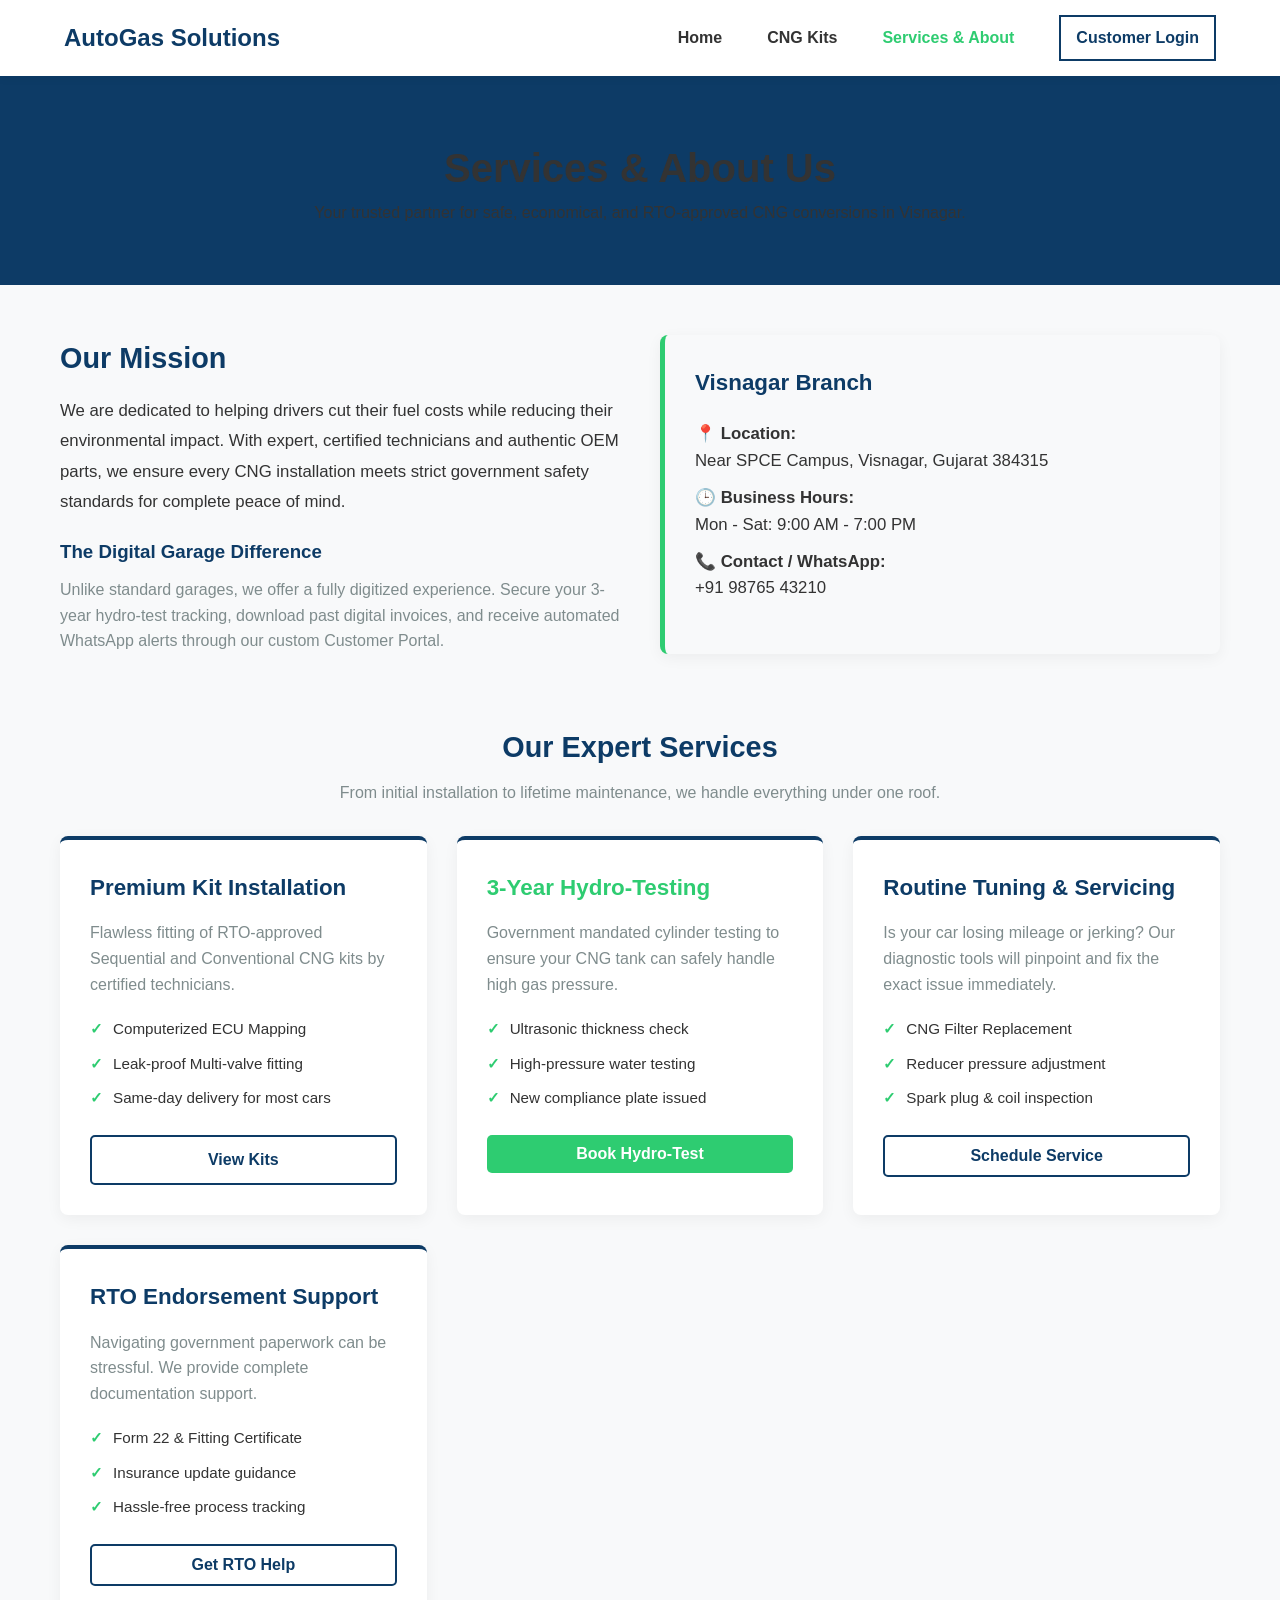
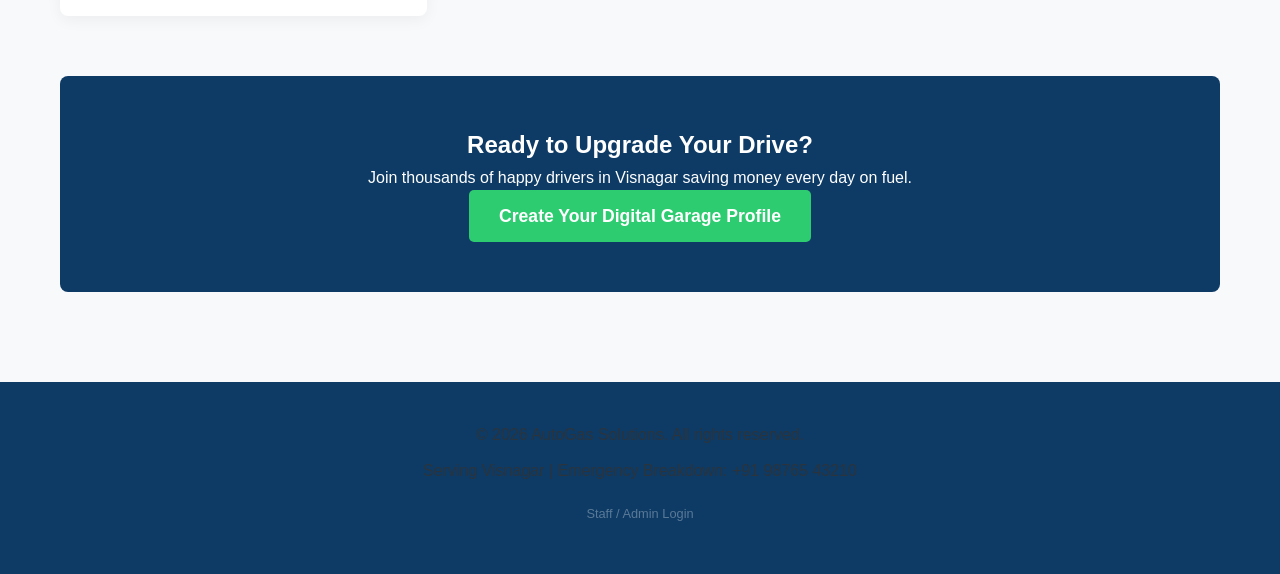
<file: about.html>
<!DOCTYPE html>
<html lang="en">
<head>
    <meta charset="UTF-8">
    <meta name="viewport" content="width=device-width, initial-scale=1.0">
    <title>Services & About Us | AutoGas Solutions</title>
    
    <!-- Link to your CSS files -->
    <link rel="stylesheet" href="css/global.css">
    <link rel="stylesheet" href="css/storefront.css">

    <style>
        .services-grid {
            display: grid;
            grid-template-columns: repeat(auto-fit, minmax(300px, 1fr));
            gap: 30px;
            margin-top: 20px;
        }

        .service-card {
            background: white;
            border-radius: 8px;
            padding: 30px;
            box-shadow: 0 4px 15px rgba(0,0,0,0.05);
            border-top: 4px solid var(--primary-blue);
            transition: transform 0.3s ease;
        }

        .service-card:hover {
            transform: translateY(-5px);
            box-shadow: 0 8px 25px rgba(0,0,0,0.1);
        }

        .service-card h3 {
            color: var(--primary-blue);
            font-size: 1.4rem;
            margin-bottom: 15px;
        }

        .service-card p {
            color: var(--text-muted);
            line-height: 1.6;
            margin-bottom: 20px;
        }

        .service-card ul {
            list-style: none;
            padding: 0;
            margin-bottom: 25px;
        }

        .service-card ul li {
            margin-bottom: 10px;
            color: var(--text-dark);
            font-size: 0.95rem;
            display: flex;
            align-items: center;
            gap: 10px;
        }

        .service-card ul li::before {
            content: "✓";
            color: var(--eco-green);
            font-weight: bold;
        }

        .info-panel {
            background: var(--bg-light); 
            padding: 30px; 
            border-radius: 8px; 
            border-left: 5px solid var(--eco-green); 
            box-shadow: 0 4px 15px rgba(0,0,0,0.05);
            height: 100%;
        }

        .cta-section {
            background-color: var(--primary-blue);
            color: white;
            text-align: center;
            padding: 50px 20px;
            margin-top: 60px;
            border-radius: 8px;
        }
    </style>
</head>
<body>

    <!-- Navigation Bar -->
    <header class="navbar">
        <div class="logo">
            <a href="index.html" style="text-decoration: none; color: inherit;">
                <h2>AutoGas Solutions</h2>
            </a>
        </div>
        <nav class="nav-links">
            <a href="index.html">Home</a>
            <a href="kits.html">CNG Kits</a>
            <a href="services.html" class="active">Services & About</a>
            <a href="customer-portal/login.html" class="login-btn">Customer Login</a>
        </nav>
    </header>

    <!-- Page Header -->
    <section class="page-header">
        <div class="container">
            <h1>Services & About Us</h1>
            <p>Your trusted partner for safe, economical, and RTO-approved CNG conversions in Visnagar.</p>
        </div>
    </section>

    <!-- About & Location Section (Top Half) -->
    <section class="container" style="padding: 50px 20px;">
        <div style="display: grid; grid-template-columns: repeat(auto-fit, minmax(300px, 1fr)); gap: 40px; align-items: stretch;">
            
            <!-- Mission & Details -->
            <div>
                <h2 style="color: var(--primary-blue); margin-bottom: 15px; font-size: 1.8rem;">Our Mission</h2>
                <p style="color: var(--text-dark); font-size: 1.05rem; margin-bottom: 20px; line-height: 1.8;">
                    We are dedicated to helping drivers cut their fuel costs while reducing their environmental impact. With expert, certified technicians and authentic OEM parts, we ensure every CNG installation meets strict government safety standards for complete peace of mind.
                </p>
                <h3 style="color: var(--primary-blue); margin-bottom: 10px;">The Digital Garage Difference</h3>
                <p style="color: var(--text-muted); line-height: 1.6;">
                    Unlike standard garages, we offer a fully digitized experience. Secure your 3-year hydro-test tracking, download past digital invoices, and receive automated WhatsApp alerts through our custom Customer Portal.
                </p>
            </div>

            <!-- Contact & Location Box -->
            <div class="info-panel">
                <h3 style="margin-top: 0; margin-bottom: 20px; color: var(--primary-blue); font-size: 1.4rem;">Visnagar Branch</h3>
                <p style="margin-bottom: 10px; font-size: 1.05rem;">
                    <strong style="color: var(--text-dark);">📍 Location:</strong><br> 
                    Near SPCE Campus, Visnagar, Gujarat 384315
                </p>
                <p style="margin-bottom: 10px; font-size: 1.05rem;">
                    <strong style="color: var(--text-dark);">🕒 Business Hours:</strong><br> 
                    Mon - Sat: 9:00 AM - 7:00 PM
                </p>
                <p style="margin-bottom: 10px; font-size: 1.05rem;">
                    <strong style="color: var(--text-dark);">📞 Contact / WhatsApp:</strong><br> 
                    +91 98765 43210
                </p>
            </div>

        </div>
    </section>

    <!-- Services Section (Bottom Half) -->
    <section class="container" style="padding: 20px 20px 50px;">
        <h2 style="color: var(--primary-blue); margin-bottom: 10px; font-size: 1.8rem; text-align: center;">Our Expert Services</h2>
        <p style="text-align: center; color: var(--text-muted); margin-bottom: 30px;">From initial installation to lifetime maintenance, we handle everything under one roof.</p>
        
        <div class="services-grid">
            
            <!-- Service 1: Installation -->
            <div class="service-card">
                <h3>Premium Kit Installation</h3>
                <p>Flawless fitting of RTO-approved Sequential and Conventional CNG kits by certified technicians.</p>
                <ul>
                    <li>Computerized ECU Mapping</li>
                    <li>Leak-proof Multi-valve fitting</li>
                    <li>Same-day delivery for most cars</li>
                </ul>
                <a href="kits.html" class="btn btn-outline" style="width: 100%; text-align: center; display: block; box-sizing: border-box;">View Kits</a>
            </div>

            <!-- Service 2: Hydro Testing -->
            <div class="service-card">
                <h3 style="color: var(--eco-green);">3-Year Hydro-Testing</h3>
                <p>Government mandated cylinder testing to ensure your CNG tank can safely handle high gas pressure.</p>
                <ul>
                    <li>Ultrasonic thickness check</li>
                    <li>High-pressure water testing</li>
                    <li>New compliance plate issued</li>
                </ul>
                <button class="btn btn-primary" style="width: 100%;" onclick="alert('Please call +91 98765 43210 to book a Hydro-Test.')">Book Hydro-Test</button>
            </div>

            <!-- Service 3: Routine Maintenance -->
            <div class="service-card">
                <h3>Routine Tuning & Servicing</h3>
                <p>Is your car losing mileage or jerking? Our diagnostic tools will pinpoint and fix the exact issue immediately.</p>
                <ul>
                    <li>CNG Filter Replacement</li>
                    <li>Reducer pressure adjustment</li>
                    <li>Spark plug & coil inspection</li>
                </ul>
                <button class="btn btn-outline" style="width: 100%;" onclick="alert('Call +91 98765 43210 to schedule a diagnostic check-up.')">Schedule Service</button>
            </div>

            <!-- Service 4: RTO Documentation -->
            <div class="service-card">
                <h3>RTO Endorsement Support</h3>
                <p>Navigating government paperwork can be stressful. We provide complete documentation support.</p>
                <ul>
                    <li>Form 22 & Fitting Certificate</li>
                    <li>Insurance update guidance</li>
                    <li>Hassle-free process tracking</li>
                </ul>
                <button class="btn btn-outline" style="width: 100%;" onclick="alert('Contact our Visnagar office for RTO documentation help.')">Get RTO Help</button>
            </div>

        </div>

        <!-- Call to Action -->
        <div class="cta-section">
            <h2 style="color: white;">Ready to Upgrade Your Drive?</h2>
            <p style="color: white;">Join thousands of happy drivers in Visnagar saving money every day on fuel.</p>
            <a href="customer-portal/login.html" class="btn" style="background-color: var(--eco-green); color: white; border: none; font-size: 1.1rem; padding: 12px 30px;">Create Your Digital Garage Profile</a>
        </div>
    </section>

    <!-- Footer -->
    <footer class="site-footer">
        <div class="container">
            <p>&copy; 2026 AutoGas Solutions. All rights reserved.</p>
            <p>Serving Visnagar | Emergency Breakdown: +91 98765 43210</p>
            
            <p style="margin-top: 20px; font-size: 0.8rem;">
                <a href="admin-portal/login.html" style="color: rgba(255, 255, 255, 0.4); text-decoration: none;">Staff / Admin Login</a>
            </p>
        </div>
    </footer>

</body>
</html>
</file>
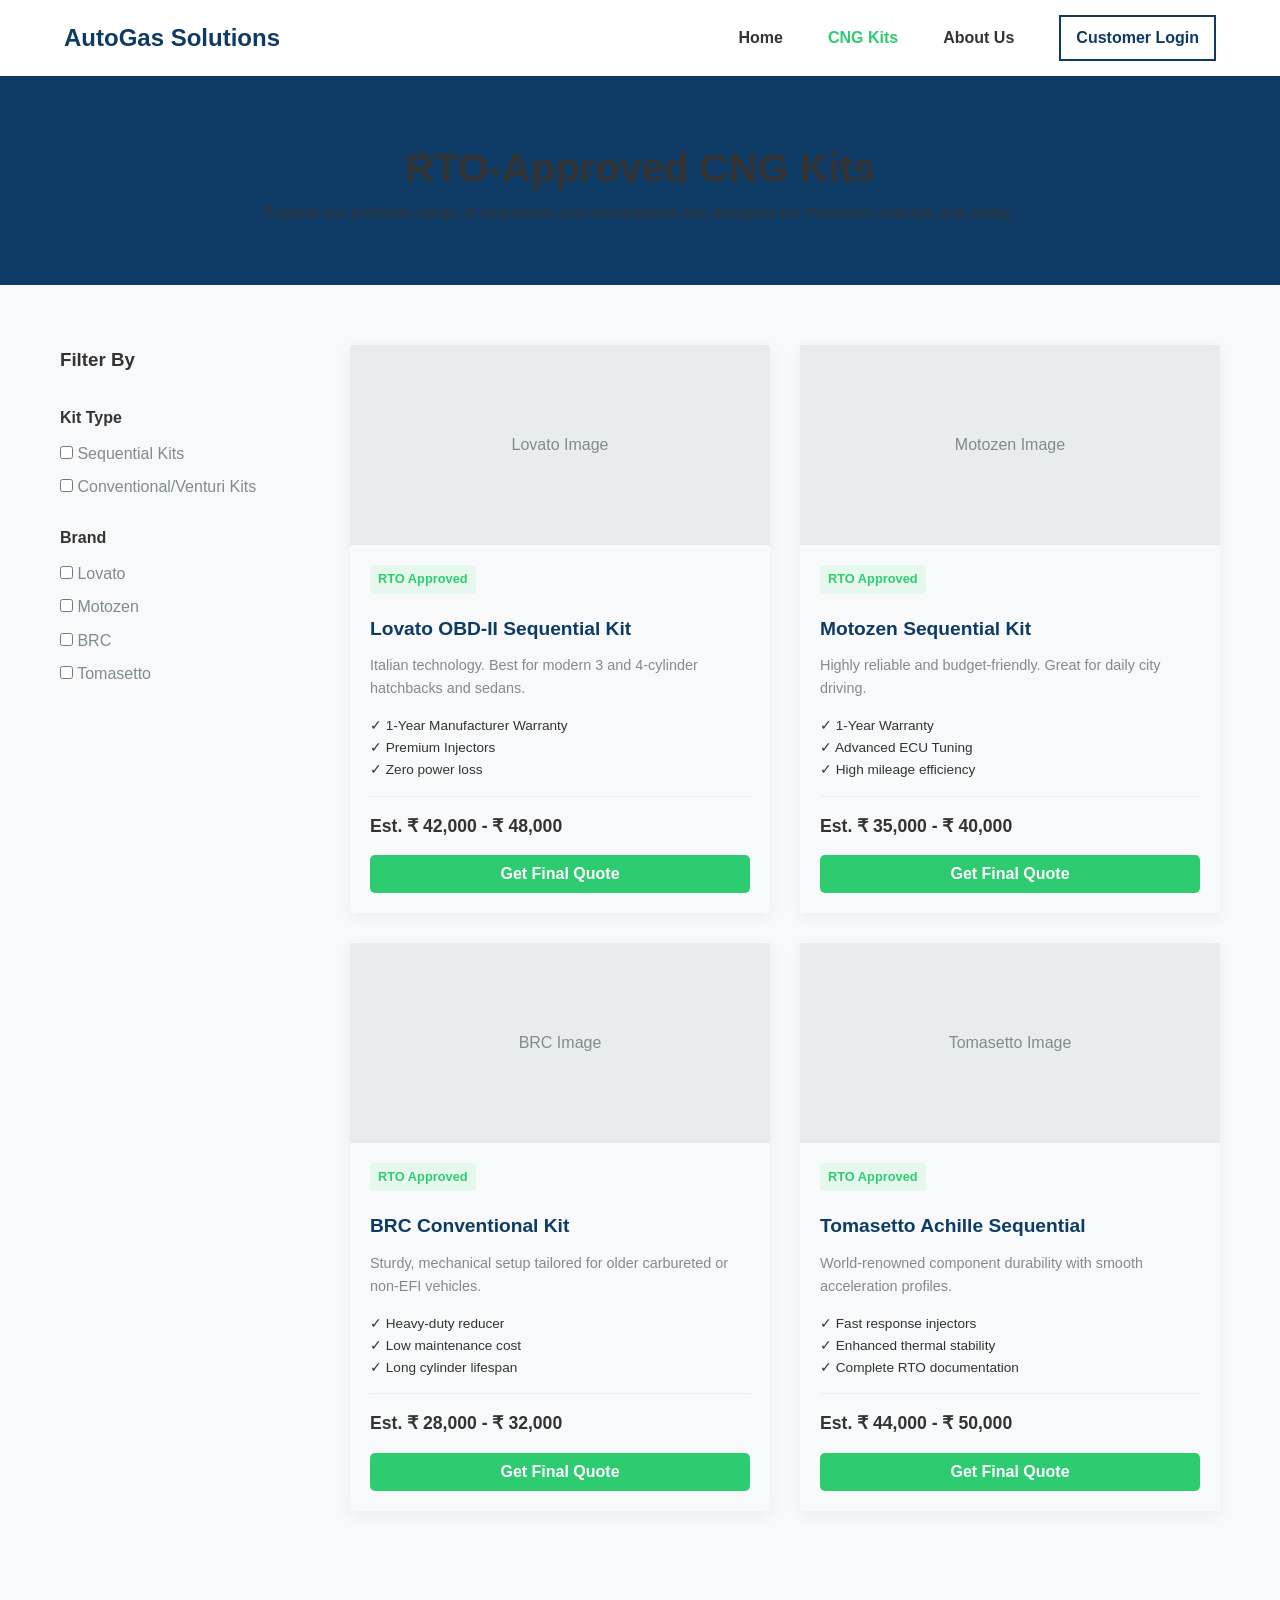
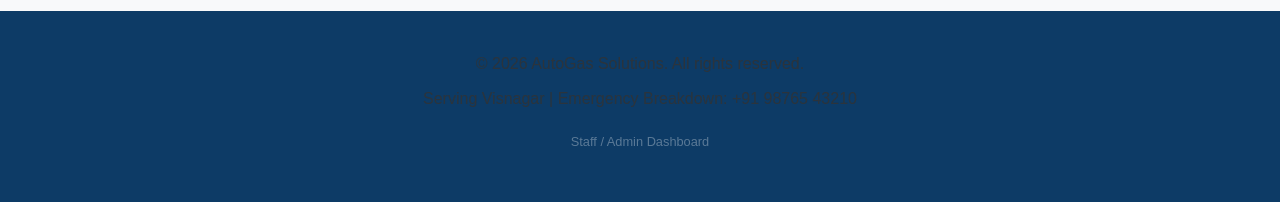
<file: kits.html>
<!DOCTYPE html>
<html lang="en">
<head>
    <meta charset="UTF-8">
    <meta name="viewport" content="width=device-width, initial-scale=1.0">
    <title>CNG Kits Catalog | AutoGas Solutions</title>
    
    <!-- Link to your CSS files -->
    <link rel="stylesheet" href="css/global.css">
    <link rel="stylesheet" href="css/storefront.css">
</head>
<body>

    <!-- Navigation Bar -->
    <header class="navbar">
        <div class="logo">
            <!-- Company name acts as a button to the home page -->
            <a href="index.html" style="text-decoration: none; color: inherit;">
                <h2>AutoGas Solutions</h2>
            </a>
        </div>
        <nav class="nav-links">
            <a href="index.html">Home</a>
            <a href="kits.html" class="active">CNG Kits</a>
            <a href="about.html">About Us</a>
            <a href="customer-portal/login.html" class="login-btn">Customer Login</a>
        </nav>
    </header>

    <!-- Page Header -->
    <section class="page-header">
        <div class="container">
            <h1>RTO-Approved CNG Kits</h1>
            <p>Explore our premium range of sequential and conventional kits designed for maximum mileage and safety.</p>
        </div>
    </section>

    <!-- Catalog Section with Sidebar Filters -->
    <section class="catalog-section">
        <div class="container">
            <div class="catalog-layout">
                
                <!-- Sidebar Filters -->
                <aside class="sidebar-filters">
                    <h3>Filter By</h3>
                    
                    <!-- Kit Type Filters -->
                    <div class="filter-group">
                        <h4>Kit Type</h4>
                        <label><input type="checkbox" data-filter="type" value="sequential"> Sequential Kits</label>
                        <label><input type="checkbox" data-filter="type" value="conventional"> Conventional/Venturi Kits</label>
                    </div>

                    <!-- Brand Filters -->
                    <div class="filter-group">
                        <h4>Brand</h4>
                        <label><input type="checkbox" data-filter="brand" value="lovato"> Lovato</label>
                        <label><input type="checkbox" data-filter="brand" value="motozen"> Motozen</label>
                        <label><input type="checkbox" data-filter="brand" value="brc"> BRC</label>
                        <label><input type="checkbox" data-filter="brand" value="tomasetto"> Tomasetto</label>
                    </div>
                </aside>

                <!-- Products Grid (Now automatically filled by JavaScript below) -->
                <div class="products-grid" id="dynamic-kit-grid">
                    <!-- Javascript will inject the kit cards here -->
                </div>

            </div>
        </div>
    </section>

    <!-- Footer -->
    <footer class="site-footer">
        <div class="container">
            <p>&copy; 2026 AutoGas Solutions. All rights reserved.</p>
            <p>Serving Visnagar | Emergency Breakdown: +91 98765 43210</p>
            <p style="margin-top: 20px; font-size: 0.8rem;">
                <a href="admin-portal/dashboard.html" style="color: rgba(255, 255, 255, 0.4); text-decoration: none;">Staff / Admin Dashboard</a>
            </p>
        </div>
    </footer>

    <!-- Link to Main JavaScript (This MUST be loaded before the script below so the Modal function exists) -->
    <script src="js/storefront/main.js"></script>

    <!-- JavaScript to automatically load and filter kits -->
    <script>
        /* ==========================================================================
           PHASE 1 DATABASE SIMULATION
           ========================================================================== */
        const kitDatabase = [
            {
                name: "Lovato OBD-II Sequential Kit",
                brand: "lovato",
                type: "sequential",
                imageText: "Lovato Image",
                description: "Italian technology. Best for modern 3 and 4-cylinder hatchbacks and sedans.",
                features: ["✓ 1-Year Manufacturer Warranty", "✓ Premium Injectors", "✓ Zero power loss"],
                price: "Est. ₹ 42,000 - ₹ 48,000"
            },
            {
                name: "Motozen Sequential Kit",
                brand: "motozen",
                type: "sequential",
                imageText: "Motozen Image",
                description: "Highly reliable and budget-friendly. Great for daily city driving.",
                features: ["✓ 1-Year Warranty", "✓ Advanced ECU Tuning", "✓ High mileage efficiency"],
                price: "Est. ₹ 35,000 - ₹ 40,000"
            },
            {
                name: "BRC Conventional Kit",
                brand: "brc",
                type: "conventional",
                imageText: "BRC Image",
                description: "Sturdy, mechanical setup tailored for older carbureted or non-EFI vehicles.",
                features: ["✓ Heavy-duty reducer", "✓ Low maintenance cost", "✓ Long cylinder lifespan"],
                price: "Est. ₹ 28,000 - ₹ 32,000"
            },
            {
                name: "Tomasetto Achille Sequential",
                brand: "tomasetto",
                type: "sequential",
                imageText: "Tomasetto Image",
                description: "World-renowned component durability with smooth acceleration profiles.",
                features: ["✓ Fast response injectors", "✓ Enhanced thermal stability", "✓ Complete RTO documentation"],
                price: "Est. ₹ 44,000 - ₹ 50,000"
            }
        ];

        // Function to build the HTML for the cards automatically
        function renderKits() {
            const grid = document.getElementById('dynamic-kit-grid');
            grid.innerHTML = ''; // Clear the grid

            kitDatabase.forEach(kit => {
                // Combine features into a list
                const featureList = kit.features.map(f => `<li>${f}</li>`).join('');

                // Create the card HTML - Notice the updated onclick line!
                const cardHTML = `
                    <div class="kit-card" data-type="${kit.type}" data-brand="${kit.brand}">
                        <div class="kit-image-placeholder">
                            <span>${kit.imageText}</span>
                        </div>
                        <div class="kit-info">
                            <span class="badge" style="background:#e6f8ed; color:#2ecc71; padding:4px 8px; border-radius:4px; font-size:0.8rem; font-weight:bold;">RTO Approved</span>
                            <h3 style="color:var(--primary-blue); margin:10px 0;">${kit.name}</h3>
                            <p style="color:var(--text-muted); font-size:0.9rem; margin-bottom:15px;">${kit.description}</p>
                            <ul class="features" style="padding-left:0; list-style:none; margin-bottom:15px; font-size:0.85rem; color:var(--text-dark);">
                                ${featureList}
                            </ul>
                            <div class="price-estimate" style="font-size:1.2rem; font-weight:bold; border-top:1px solid #eee; padding-top:15px;">${kit.price}</div>
                            <button class="btn btn-primary" style="width:100%; margin-top:15px;" onclick="openQuoteModal('${kit.name}')">Get Final Quote</button>
                        </div>
                    </div>
                `;
                grid.innerHTML += cardHTML;
            });
        }

        // Function to handle the filtering
        function filterProducts() {
            const selectedTypes = Array.from(document.querySelectorAll('.filter-group input[data-filter="type"]:checked')).map(cb => cb.value);
            const selectedBrands = Array.from(document.querySelectorAll('.filter-group input[data-filter="brand"]:checked')).map(cb => cb.value);
            const productCards = document.querySelectorAll('.kit-card');

            productCards.forEach(card => {
                const cardType = card.getAttribute('data-type');
                const cardBrand = card.getAttribute('data-brand');

                const matchesType = (selectedTypes.length === 0) || selectedTypes.includes(cardType);
                const matchesBrand = (selectedBrands.length === 0) || selectedBrands.includes(cardBrand);

                if (matchesType && matchesBrand) {
                    card.style.display = "";
                } else {
                    card.style.display = "none";
                }
            });
        }

        // Run when the page loads
        document.addEventListener('DOMContentLoaded', () => {
            renderKits(); // Build the products

            // Attach listeners to checkboxes
            const filterCheckboxes = document.querySelectorAll('.sidebar-filters input[type="checkbox"]');
            filterCheckboxes.forEach(checkbox => {
                checkbox.addEventListener('change', filterProducts);
            });
        });
    </script>
</body>
</html>
</file>
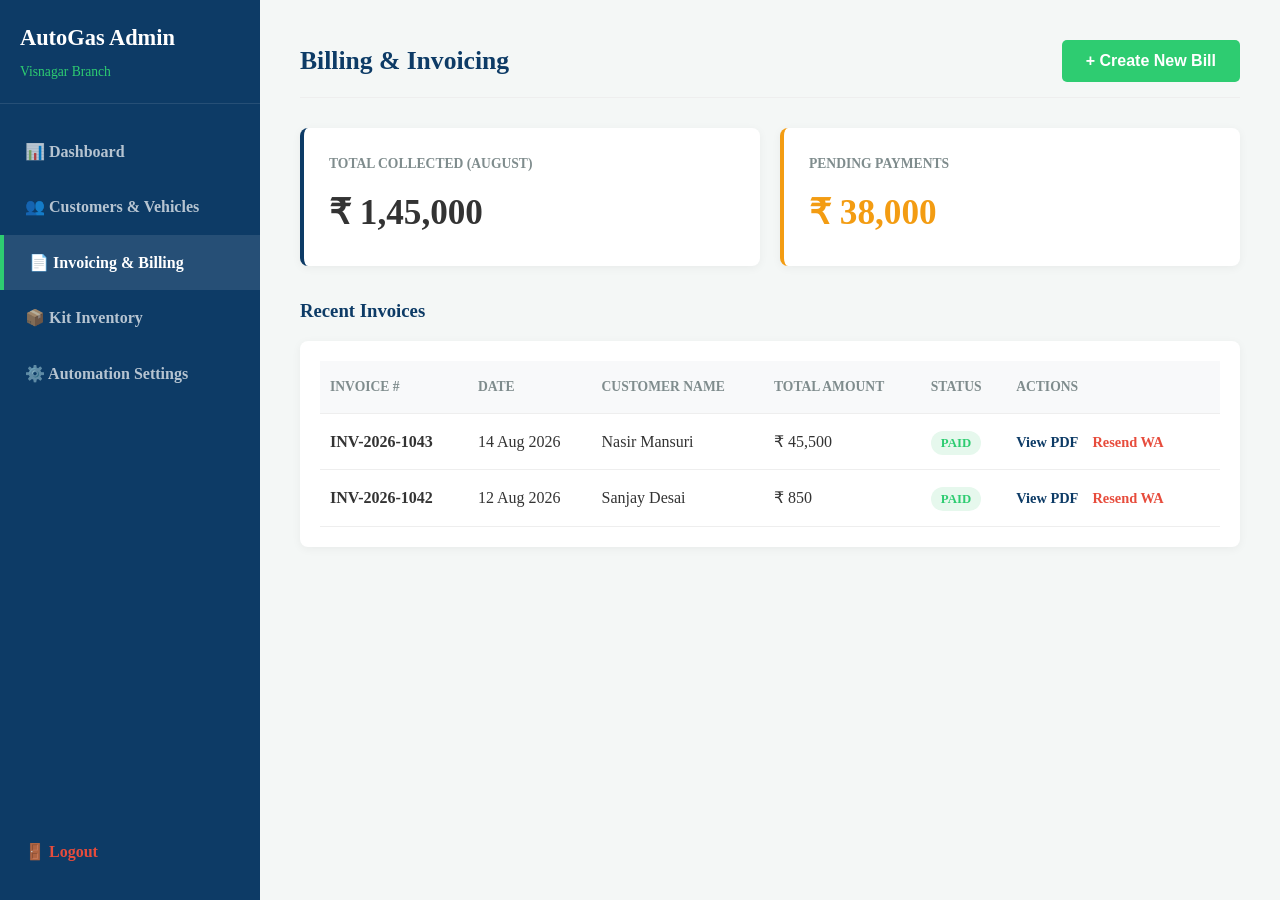
<file: admin-portal/billing.html>
<!DOCTYPE html>
<html lang="en">
<head>
    <meta charset="UTF-8">
    <meta name="viewport" content="width=device-width, initial-scale=1.0">
    <title>Invoicing & Billing | AutoGas Admin</title>
    
    <!-- Link to your CSS files -->
    <link rel="stylesheet" href="../css/global.css">
    <link rel="stylesheet" href="../css/admin-dashboard.css">
    
    <style>
        /* Header & Metric Cards */
        .admin-header-flex {
            display: flex;
            justify-content: space-between;
            align-items: center;
            margin-bottom: 30px;
            padding-bottom: 15px;
            border-bottom: 1px solid #eee;
        }
        .admin-header-flex h1 { color: var(--primary-blue); font-size: 1.6rem; margin: 0; }

        .dashboard-metrics {
            display: grid;
            grid-template-columns: repeat(auto-fit, minmax(300px, 1fr));
            gap: 20px;
            margin-bottom: 30px;
        }
        .metric-card {
            background-color: white;
            padding: 25px;
            border-radius: 8px;
            box-shadow: 0 2px 10px rgba(0,0,0,0.05);
            border-left: 4px solid var(--primary-blue);
        }
        .metric-card h4 {
            color: var(--text-muted);
            margin-bottom: 10px;
            font-size: 0.85rem;
            text-transform: uppercase;
            font-weight: 700;
        }
        .metric-card .amount { font-size: 2.2rem; font-weight: bold; color: var(--text-dark); }

        /* Tables & Status Badges */
        .admin-card { background: white; border-radius: 8px; padding: 20px; box-shadow: 0 2px 10px rgba(0,0,0,0.05); overflow-x: auto; }
        .admin-table { width: 100%; border-collapse: collapse; text-align: left; white-space: nowrap; }
        .admin-table th, .admin-table td { padding: 15px 10px; border-bottom: 1px solid #eee; }
        .admin-table th { color: var(--text-muted); font-size: 0.85rem; text-transform: uppercase; font-weight: bold; background-color: #f8f9fa; }
        
        .status-badge { padding: 5px 10px; border-radius: 20px; font-size: 0.8rem; font-weight: bold; }
        .status-paid { background: #e6f8ed; color: #2ecc71; }
        .status-pending { background: #fff3cd; color: #f39c12; }
        
        .action-link { color: var(--primary-blue); font-weight: bold; text-decoration: none; cursor: pointer; font-size: 0.9rem; margin-right: 10px; }
        .action-link:hover { text-decoration: underline; }
        .action-link.danger { color: var(--danger-red); }

        /* Bill Generator Modal Styles */
        .modal {
            position: fixed; top: 50%; left: 50%; transform: translate(-50%, -50%);
            background: white; padding: 30px; border-radius: 12px;
            box-shadow: 0 10px 40px rgba(0,0,0,0.2); width: 90%; max-width: 800px;
            z-index: 1000; max-height: 90vh; overflow-y: auto;
        }
        .overlay {
            position: fixed; top: 0; left: 0; right: 0; bottom: 0;
            background: rgba(0,0,0,0.5); z-index: 999;
        }
        .hidden { display: none !important; }

        .invoice-table { width: 100%; border-collapse: collapse; margin-bottom: 20px; }
        .invoice-table th, .invoice-table td { padding: 10px; border: 1px solid #ddd; text-align: left; }
        .invoice-table input { width: 100%; padding: 8px; border: 1px solid #ccc; border-radius: 4px; box-sizing: border-box; }
        .grand-total { text-align: right; font-size: 1.5rem; font-weight: bold; color: var(--eco-green); margin-bottom: 20px; }
    </style>
</head>
<body class="admin-body">

    <div class="admin-layout">
        
        <!-- Sidebar Navigation -->
        <aside class="admin-sidebar">
            <div class="sidebar-header">
                <h2>AutoGas Admin</h2>
                <p style="color: var(--eco-green); font-size: 0.85rem; margin-top: 5px;">Visnagar Branch</p>
            </div>
            <nav class="sidebar-nav">
                <a href="dashboard.html">📊 Dashboard</a>
                <a href="customers.html">👥 Customers & Vehicles</a>
                <a href="billing.html" class="active">📄 Invoicing & Billing</a>
                <a href="inventory.html">📦 Kit Inventory</a>
                <a href="automation.html">⚙️ Automation Settings</a>
                <a href="../customer-portal/login.html" class="logout-link" style="margin-top: auto; color: var(--danger-red);">🚪 Logout</a>
            </nav>
        </aside>

        <!-- Main Content Area -->
        <main class="admin-main">
            
            <header class="admin-header-flex">
                <div class="header-title">
                    <h1>Billing & Invoicing</h1>
                </div>
                <div class="header-actions">
                    <button class="btn btn-primary" onclick="openBillModal()" style="background-color: var(--eco-green); border: none; font-weight: bold; padding: 12px 24px;">+ Create New Bill</button>
                </div>
            </header>

            <!-- Financial Summary Cards -->
            <div class="dashboard-metrics">
                <div class="metric-card">
                    <h4>Total Collected (August)</h4>
                    <div class="amount">₹ 1,45,000</div>
                </div>
                <div class="metric-card" style="border-left-color: #f39c12;">
                    <h4>Pending Payments</h4>
                    <div class="amount" style="color: #f39c12;">₹ 38,000</div>
                </div>
            </div>

            <h3 style="color: var(--primary-blue); margin-bottom: 15px;">Recent Invoices</h3>

            <!-- Invoices Table -->
            <div class="admin-card">
                <table class="admin-table">
                    <thead>
                        <tr>
                            <th>Invoice #</th>
                            <th>Date</th>
                            <th>Customer Name</th>
                            <th>Total Amount</th>
                            <th>Status</th>
                            <th>Actions</th>
                        </tr>
                    </thead>
                    <tbody>
                        <tr>
                            <td><strong>INV-2026-1043</strong></td>
                            <td>14 Aug 2026</td>
                            <td>Nasir Mansuri</td>
                            <td>₹ 45,500</td>
                            <td><span class="status-badge status-paid">PAID</span></td>
                            <td>
                                <span class="action-link" onclick="alert('Opening PDF Viewer...')">View PDF</span>
                                <span class="action-link danger" onclick="alert('Sending invoice link via WhatsApp to Nasir...')">Resend WA</span>
                            </td>
                        </tr>
                        <tr>
                            <td><strong>INV-2026-1042</strong></td>
                            <td>12 Aug 2026</td>
                            <td>Sanjay Desai</td>
                            <td>₹ 850</td>
                            <td><span class="status-badge status-paid">PAID</span></td>
                            <td>
                                <span class="action-link" onclick="alert('Opening PDF Viewer...')">View PDF</span>
                                <span class="action-link danger" onclick="alert('Sending invoice link via WhatsApp to Sanjay...')">Resend WA</span>
                            </td>
                        </tr>
                    </tbody>
                </table>
            </div>

        </main>
    </div>

    <!-- Create New Bill Modal -->
    <div id="modalOverlay" class="overlay hidden" onclick="closeBillModal()"></div>
    
    <div id="billModal" class="modal hidden">
        <h2 style="color: var(--primary-blue); margin-bottom: 20px; border-bottom: 2px solid #eee; padding-bottom: 10px;">Create Tax Invoice</h2>
        
        <div style="display: flex; gap: 20px; margin-bottom: 20px;">
            <div style="flex: 2;">
                <label style="font-weight: bold; font-size: 0.85rem; color: var(--text-muted);">Select Customer</label>
                <select id="customerSelect" style="width: 100%; padding: 10px; border: 1px solid #ccc; border-radius: 4px; margin-top: 5px;">
                    <option value="">-- Choose Existing Customer --</option>
                    <option value="rahul">Rahul Sharma (GJ-02-AB-1234)</option>
                    <option value="sanjay">Sanjay Desai (GJ-01-XX-9876)</option>
                    <option value="vikram">Vikram Patel (GJ-02-YY-5555)</option>
                    <option value="nasir">Nasir Mansuri (GJ-02-ZZ-1122)</option>
                </select>
            </div>
            <div style="flex: 1;">
                <label style="font-weight: bold; font-size: 0.85rem; color: var(--text-muted);">Invoice Date</label>
                <input type="date" id="invoiceDate" value="2026-08-16" style="width: 100%; padding: 10px; border: 1px solid #ccc; border-radius: 4px; margin-top: 5px;">
            </div>
        </div>

        <table class="invoice-table">
            <thead>
                <tr style="background: #f8f9fa;">
                    <th style="width: 50%;">Item / Service Description</th>
                    <th style="width: 15%;">Qty</th>
                    <th style="width: 20%;">Rate (₹)</th>
                    <th style="width: 15%;">Total (₹)</th>
                </tr>
            </thead>
            <tbody id="invoiceItemsBody">
                <!-- First Default Row -->
                <tr>
                    <td><input type="text" class="item-desc" placeholder="e.g. Lovato Sequential Kit" oninput="calculateTotals()"></td>
                    <td><input type="number" class="item-qty" value="1" min="1" oninput="calculateTotals()"></td>
                    <td><input type="number" class="item-rate" value="0" min="0" oninput="calculateTotals()"></td>
                    <td class="item-row-total" style="font-weight: bold; text-align: right;">0</td>
                </tr>
            </tbody>
        </table>

        <button onclick="addItemRow()" style="background: transparent; color: var(--primary-blue); border: 1px solid var(--primary-blue); padding: 8px 15px; border-radius: 4px; cursor: pointer; font-weight: bold; margin-bottom: 20px;">+ Add Another Item</button>

        <div class="grand-total">
            Grand Total: ₹<span id="grandTotalAmount">0</span>
        </div>

        <div style="display: flex; gap: 15px;">
            <button onclick="closeBillModal()" style="flex: 1; padding: 12px; border: none; border-radius: 6px; cursor: pointer; background: #eee; font-weight: bold;">Cancel</button>
            <button onclick="generatePDF()" style="flex: 2; padding: 12px; border: none; border-radius: 6px; cursor: pointer; background: var(--eco-green); color: white; font-weight: bold; font-size: 1.1rem;">Generate PDF & Save</button>
        </div>
    </div>

    <!-- JavaScript Logic for Bill Generator and PDF Creation -->
    <script>
        // Modal Controls
        function openBillModal() {
            document.getElementById('billModal').classList.remove('hidden');
            document.getElementById('modalOverlay').classList.remove('hidden');
        }

        function closeBillModal() {
            document.getElementById('billModal').classList.add('hidden');
            document.getElementById('modalOverlay').classList.add('hidden');
        }

        // Add a new row to the invoice table
        function addItemRow() {
            const tbody = document.getElementById('invoiceItemsBody');
            const tr = document.createElement('tr');
            tr.innerHTML = `
                <td><input type="text" class="item-desc" placeholder="Item description" oninput="calculateTotals()"></td>
                <td><input type="number" class="item-qty" value="1" min="1" oninput="calculateTotals()"></td>
                <td><input type="number" class="item-rate" value="0" min="0" oninput="calculateTotals()"></td>
                <td class="item-row-total" style="font-weight: bold; text-align: right;">0</td>
            `;
            tbody.appendChild(tr);
        }

        // Calculate totals dynamically as the user types
        function calculateTotals() {
            const rows = document.querySelectorAll('#invoiceItemsBody tr');
            let grandTotal = 0;

            rows.forEach(row => {
                const qty = parseFloat(row.querySelector('.item-qty').value) || 0;
                const rate = parseFloat(row.querySelector('.item-rate').value) || 0;
                const rowTotal = qty * rate;
                
                row.querySelector('.item-row-total').innerText = rowTotal.toLocaleString('en-IN');
                grandTotal += rowTotal;
            });

            document.getElementById('grandTotalAmount').innerText = grandTotal.toLocaleString('en-IN');
        }

        // Generate and Print the PDF in the Browser
        function generatePDF() {
            const customerSelect = document.getElementById('customerSelect');
            if (!customerSelect || customerSelect.value === "") {
                alert("Please select a customer first.");
                return;
            }
            const customerName = customerSelect.options[customerSelect.selectedIndex].text;
            const invoiceDate = document.getElementById('invoiceDate').value;
            const totalAmount = document.getElementById('grandTotalAmount').innerText;

            const rows = document.querySelectorAll('#invoiceItemsBody tr');
            let itemsHTML = '';
            
            rows.forEach(row => {
                const desc = row.querySelector('.item-desc').value;
                const qty = row.querySelector('.item-qty').value;
                const rate = row.querySelector('.item-rate').value;
                const rowTotal = row.querySelector('.item-row-total').innerText;
                
                if (desc) { 
                    itemsHTML += `
                        <tr>
                            <td style="padding: 10px; border-bottom: 1px solid #ddd;">${desc}</td>
                            <td style="padding: 10px; border-bottom: 1px solid #ddd; text-align: center;">${qty}</td>
                            <td style="padding: 10px; border-bottom: 1px solid #ddd; text-align: right;">₹${parseFloat(rate).toLocaleString('en-IN')}</td>
                            <td style="padding: 10px; border-bottom: 1px solid #ddd; text-align: right;">₹${rowTotal}</td>
                        </tr>
                    `;
                }
            });

            // Create a clean HTML layout for the PDF Print Window
            const printWindow = window.open('', '', 'height=800,width=800');
            
            const invoiceHTML = `
            <html>
            <head>
                <title>Invoice - ${customerName}</title>
                <style>
                    body { font-family: 'Segoe UI', Tahoma, Geneva, Verdana, sans-serif; padding: 40px; color: #333; }
                    .header { display: flex; justify-content: space-between; border-bottom: 2px solid #2980b9; padding-bottom: 20px; margin-bottom: 30px; }
                    .company-details h1 { color: #2980b9; margin: 0 0 5px 0; font-size: 24px; }
                    .company-details p { margin: 2px 0; font-size: 14px; color: #7f8c8d; }
                    .invoice-details { text-align: right; }
                    .invoice-details h2 { margin: 0 0 10px 0; color: #333; }
                    .bill-to { margin-bottom: 30px; background: #f8f9fa; padding: 15px; border-radius: 5px; }
                    table { width: 100%; border-collapse: collapse; margin-bottom: 30px; }
                    th { background: #2980b9; color: white; padding: 12px 10px; text-align: left; }
                    th.right { text-align: right; }
                    th.center { text-align: center; }
                    .totals { width: 300px; float: right; margin-top: 20px; }
                    .totals-row { display: flex; justify-content: space-between; padding: 10px 0; font-size: 18px; font-weight: bold; border-top: 2px solid #333; }
                    .footer { margin-top: 100px; text-align: center; font-size: 12px; color: #95a5a6; border-top: 1px solid #eee; padding-top: 20px; }
                </style>
            </head>
            <body>
                <div class="header">
                    <div class="company-details">
                        <h1>AutoGas Solutions</h1>
                        <p>Premium RTO-Approved CNG Installations</p>
                        <p>Visnagar Branch, Gujarat</p>
                        <p>Contact: +91 98765 43210</p>
                    </div>
                    <div class="invoice-details">
                        <h2>TAX INVOICE</h2>
                        <p><strong>Date:</strong> ${invoiceDate}</p>
                        <p><strong>Invoice #:</strong> INV-${Math.floor(Math.random() * 10000)}</p>
                    </div>
                </div>

                <div class="bill-to">
                    <h3 style="margin-top: 0; color: #2c3e50;">Billed To:</h3>
                    <p style="margin: 0; font-size: 18px; font-weight: bold;">${customerName.split(' (')[0]}</p>
                    <p style="margin: 5px 0 0 0; color: #7f8c8d;">Vehicle: ${customerName.split('(')[1].replace(')', '')}</p>
                </div>

                <table>
                    <thead>
                        <tr>
                            <th>Description of Service / Item</th>
                            <th class="center">Qty</th>
                            <th class="right">Rate</th>
                            <th class="right">Amount</th>
                        </tr>
                    </thead>
                    <tbody>
                        ${itemsHTML}
                    </tbody>
                </table>

                <div class="totals">
                    <div class="totals-row">
                        <span>Grand Total:</span>
                        <span style="color: #27ae60;">₹${totalAmount}</span>
                    </div>
                </div>
                <div style="clear: both;"></div>

                <div class="footer">
                    <p>Thank you for your business!</p>
                    <p>This is a computer-generated document and does not require a physical signature.</p>
                </div>
            </body>
            </html>
            `;

            printWindow.document.write(invoiceHTML);
            printWindow.document.close();
            
            // Give the browser a moment to render before printing
            setTimeout(() => {
                printWindow.print();
                closeBillModal(); // Close the modal in the main window
            }, 250);
        }
    </script>
</body>
</html>
</file>
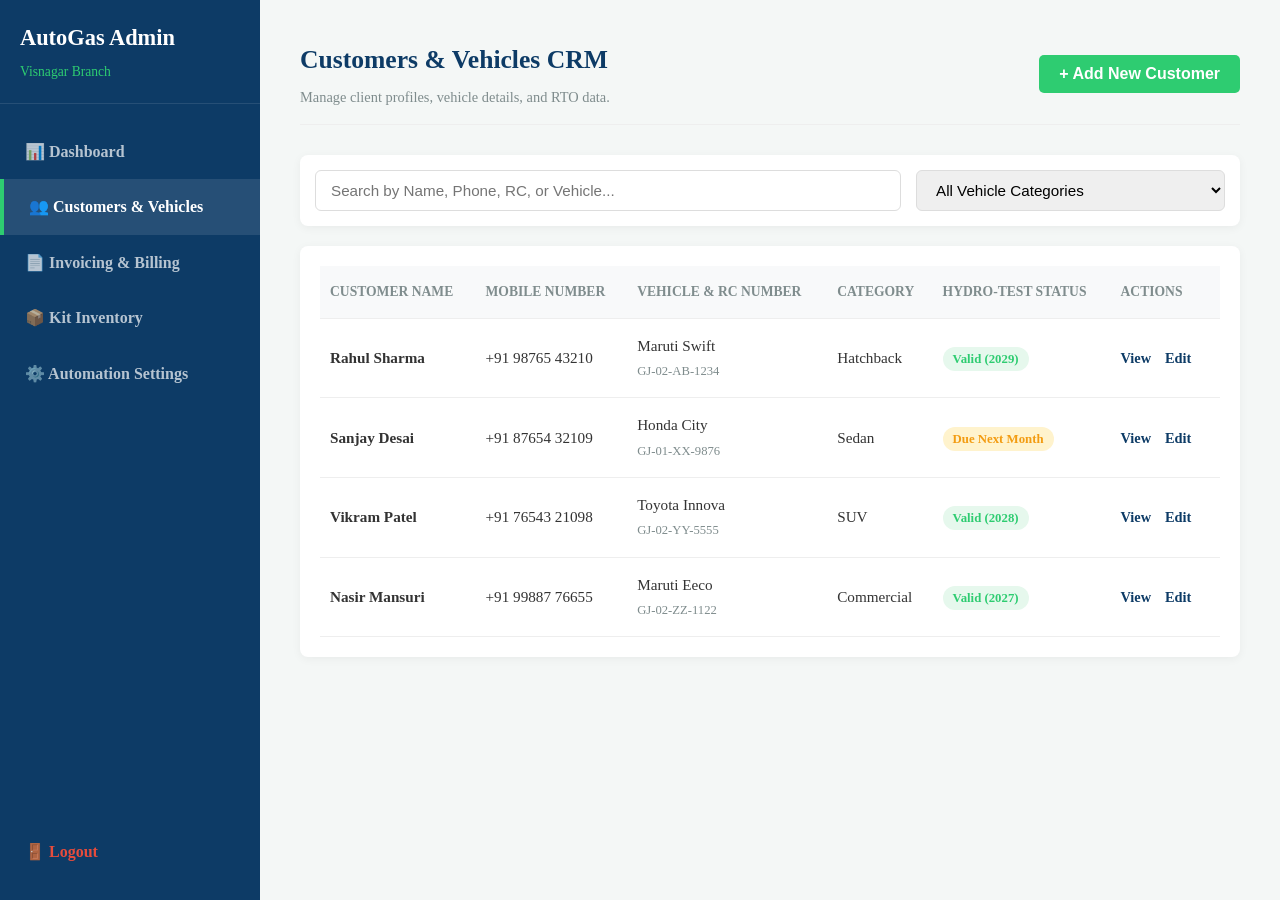
<file: admin-portal/customers.html>
<!DOCTYPE html>
<html lang="en">
<head>
    <meta charset="UTF-8">
    <meta name="viewport" content="width=device-width, initial-scale=1.0">
    <title>Customers & Vehicles | AutoGas Admin</title>
    
    <!-- Link to your CSS files -->
    <link rel="stylesheet" href="../css/global.css">
    <link rel="stylesheet" href="../css/admin-dashboard.css">
    
    <style>
        /* Top Header Flex Layout */
        .admin-header-flex {
            display: flex;
            justify-content: space-between;
            align-items: center;
            margin-bottom: 30px;
            padding-bottom: 15px;
            border-bottom: 1px solid #eee;
        }
        
        .admin-header-flex h1 {
            color: var(--primary-blue);
            font-size: 1.6rem;
            margin: 0;
        }

        /* Search and Filter Controls */
        .table-controls {
            display: flex;
            gap: 15px;
            margin-bottom: 20px;
            background: white;
            padding: 15px;
            border-radius: 8px;
            box-shadow: 0 2px 10px rgba(0,0,0,0.05);
        }

        .table-controls input, .table-controls select {
            padding: 10px 15px;
            border: 1px solid #ddd;
            border-radius: 6px;
            font-size: 0.95rem;
            outline: none;
        }

        .table-controls input:focus, .table-controls select:focus {
            border-color: var(--eco-green);
        }

        /* Table Styling */
        .admin-card {
            background: white;
            border-radius: 8px;
            padding: 20px;
            box-shadow: 0 2px 10px rgba(0,0,0,0.05);
        }

        .admin-table {
            width: 100%;
            border-collapse: collapse;
            text-align: left;
        }

        .admin-table th, .admin-table td {
            padding: 15px 10px;
            border-bottom: 1px solid #eee;
        }

        .admin-table th {
            color: var(--text-muted);
            font-size: 0.85rem;
            text-transform: uppercase;
            font-weight: bold;
            background-color: #f8f9fa;
        }

        .admin-table td {
            color: var(--text-dark);
            font-size: 0.95rem;
        }

        /* Action Links */
        .action-link {
            color: var(--primary-blue);
            font-weight: bold;
            text-decoration: none;
            cursor: pointer;
            font-size: 0.9rem;
            margin-right: 10px;
        }
        
        .action-link:hover {
            text-decoration: underline;
        }

        .status-badge {
            padding: 5px 10px;
            border-radius: 20px;
            font-size: 0.8rem;
            font-weight: bold;
        }

        .status-active { background: #e6f8ed; color: #2ecc71; }
        .status-pending { background: #fff3cd; color: #f39c12; }

        /* Mobile Responsiveness */
        @media (max-width: 768px) {
            .table-controls {
                flex-direction: column;
            }
            .table-wrapper {
                overflow-x: auto;
                white-space: nowrap;
            }
        }
    </style>
</head>
<body class="admin-body">

    <div class="admin-layout">
        
        <!-- Sidebar Navigation -->
        <aside class="admin-sidebar">
            <div class="sidebar-header">
                <h2>AutoGas Admin</h2>
                <p style="color: var(--eco-green); font-size: 0.85rem; margin-top: 5px;">Visnagar Branch</p>
            </div>
            <nav class="sidebar-nav">
                <a href="dashboard.html">📊 Dashboard</a>
                <a href="customers.html" class="active">👥 Customers & Vehicles</a>
                <a href="billing.html">📄 Invoicing & Billing</a>
                <a href="inventory.html">📦 Kit Inventory</a>
                <a href="automation.html">⚙️ Automation Settings</a>
                <a href="../customer-portal/login.html" class="logout-link" style="margin-top: auto; color: var(--danger-red);">🚪 Logout</a>
            </nav>
        </aside>

        <!-- Main Content Area -->
        <main class="admin-main">
            
            <!-- Top Header -->
            <header class="admin-header-flex">
                <div class="header-title">
                    <h1>Customers & Vehicles CRM</h1>
                    <p style="color: var(--text-muted); font-size: 0.9rem; margin-top: 5px;">Manage client profiles, vehicle details, and RTO data.</p>
                </div>
                <div class="header-actions">
                    <button class="btn btn-primary" onclick="alert('Opening New Customer Registration Form...')" style="background-color: var(--eco-green); border: none; font-weight: bold;">+ Add New Customer</button>
                </div>
            </header>

            <!-- Search & Filter Controls -->
            <div class="table-controls">
                <input type="text" id="customerSearch" placeholder="Search by Name, Phone, RC, or Vehicle..." style="flex: 2;">
                
                <select id="vehicleCategory" style="flex: 1;">
                    <option value="all">All Vehicle Categories</option>
                    <option value="Hatchback">Hatchback</option>
                    <option value="Sedan">Sedan</option>
                    <option value="SUV">SUV/MUV</option>
                    <option value="Commercial">Commercial</option>
                </select>
            </div>

            <!-- Customer Data Table -->
            <div class="admin-card table-wrapper">
                <table class="admin-table">
                    <thead>
                        <tr>
                            <th>Customer Name</th>
                            <th>Mobile Number</th>
                            <th>Vehicle & RC Number</th>
                            <th>Category</th>
                            <th>Hydro-Test Status</th>
                            <th>Actions</th>
                        </tr>
                    </thead>
                    <tbody id="customerTableBody">
                        
                        <!-- Customer 1 -->
                        <tr>
                            <td><strong>Rahul Sharma</strong></td>
                            <td>+91 98765 43210</td>
                            <td>Maruti Swift<br><small style="color: var(--text-muted);">GJ-02-AB-1234</small></td>
                            <td>Hatchback</td>
                            <td><span class="status-badge status-active">Valid (2029)</span></td>
                            <td>
                                <span class="action-link" onclick="alert('Viewing Profile for Rahul Sharma')">View</span>
                                <span class="action-link" onclick="alert('Editing Profile...')">Edit</span>
                            </td>
                        </tr>

                        <!-- Customer 2 -->
                        <tr>
                            <td><strong>Sanjay Desai</strong></td>
                            <td>+91 87654 32109</td>
                            <td>Honda City<br><small style="color: var(--text-muted);">GJ-01-XX-9876</small></td>
                            <td>Sedan</td>
                            <td><span class="status-badge status-pending">Due Next Month</span></td>
                            <td>
                                <span class="action-link" onclick="alert('Viewing Profile for Sanjay Desai')">View</span>
                                <span class="action-link" onclick="alert('Editing Profile...')">Edit</span>
                            </td>
                        </tr>

                        <!-- Customer 3 -->
                        <tr>
                            <td><strong>Vikram Patel</strong></td>
                            <td>+91 76543 21098</td>
                            <td>Toyota Innova<br><small style="color: var(--text-muted);">GJ-02-YY-5555</small></td>
                            <td>SUV</td>
                            <td><span class="status-badge status-active">Valid (2028)</span></td>
                            <td>
                                <span class="action-link" onclick="alert('Viewing Profile for Vikram Patel')">View</span>
                                <span class="action-link" onclick="alert('Editing Profile...')">Edit</span>
                            </td>
                        </tr>

                        <!-- Customer 4 -->
                        <tr>
                            <td><strong>Nasir Mansuri</strong></td>
                            <td>+91 99887 76655</td>
                            <td>Maruti Eeco<br><small style="color: var(--text-muted);">GJ-02-ZZ-1122</small></td>
                            <td>Commercial</td>
                            <td><span class="status-badge status-active">Valid (2027)</span></td>
                            <td>
                                <span class="action-link" onclick="alert('Viewing Profile for Nasir Mansuri')">View</span>
                                <span class="action-link" onclick="alert('Editing Profile...')">Edit</span>
                            </td>
                        </tr>

                    </tbody>
                </table>
            </div>

        </main>
    </div>

    <!-- Live Search & Filtering Logic -->
    <script>
        function filterCustomers() {
            // Get the search input and the category filter values
            const searchInput = document.getElementById('customerSearch').value.toLowerCase();
            const categorySelect = document.getElementById('vehicleCategory').value.toLowerCase();
            
            // Get all rows in the customer table body
            const tableRows = document.querySelectorAll('#customerTableBody tr');

            tableRows.forEach(row => {
                // Combine all text inside the row to search easily (Name, Phone, Car, RC)
                const rowData = row.innerText.toLowerCase();
                
                // Extract the specific category from column 4 (index 3)
                const vehicleType = row.cells[3].innerText.toLowerCase();

                // Check matches
                const matchesSearch = rowData.includes(searchInput);
                const matchesCategory = (categorySelect === 'all' || vehicleType === categorySelect);

                // Show or hide row based on matching
                if (matchesSearch && matchesCategory) {
                    row.style.display = '';
                } else {
                    row.style.display = 'none';
                }
            });
        }

        // Attach the filtering function to run instantly when typing or changing dropdown
        document.getElementById('customerSearch').addEventListener('keyup', filterCustomers);
        document.getElementById('vehicleCategory').addEventListener('change', filterCustomers);
    </script>
</body>
</html>
</file>
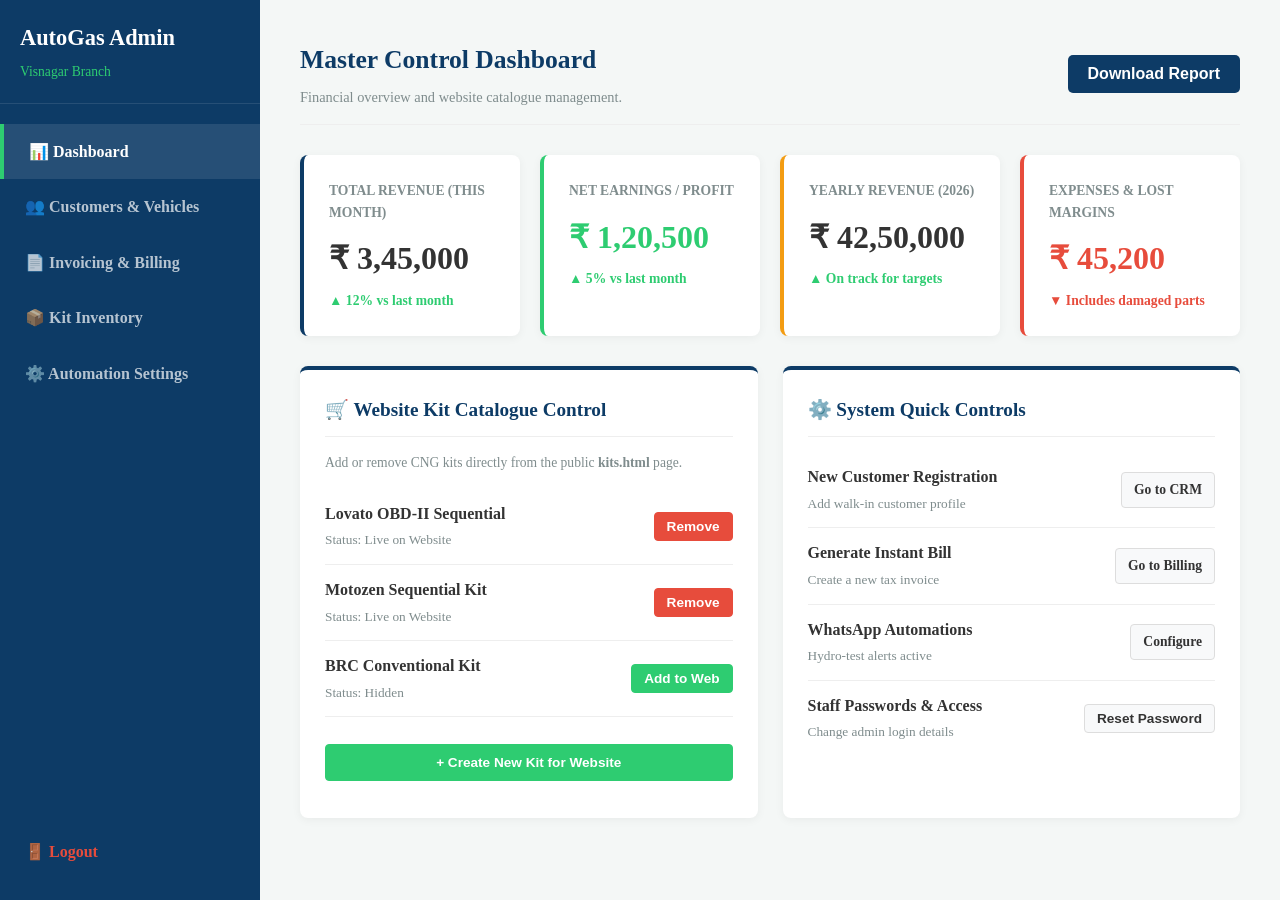
<file: admin-portal/dashboard.html>
<!DOCTYPE html>
<html lang="en">
<head>
    <meta charset="UTF-8">
    <meta name="viewport" content="width=device-width, initial-scale=1.0">
    <title>Admin Dashboard | AutoGas Solutions</title>
    
    <!-- Link to your CSS files -->
    <link rel="stylesheet" href="../css/global.css">
    <link rel="stylesheet" href="../css/admin-dashboard.css">
    
    <style>
        /* Financial Summary Cards */
        .dashboard-metrics {
            display: grid;
            grid-template-columns: repeat(auto-fit, minmax(220px, 1fr));
            gap: 20px;
            margin-bottom: 30px;
        }
        
        .metric-card {
            background-color: white;
            padding: 25px;
            border-radius: 8px;
            box-shadow: 0 2px 10px rgba(0,0,0,0.05);
            border-left: 4px solid var(--primary-blue);
        }
        
        .metric-card h4 {
            color: var(--text-muted);
            margin-bottom: 10px;
            font-size: 0.85rem;
            text-transform: uppercase;
            font-weight: 700;
        }
        
        .metric-card .amount {
            font-size: 2rem;
            font-weight: bold;
            color: var(--text-dark);
            margin-bottom: 5px;
        }

        .metric-card .trend {
            font-size: 0.85rem;
            font-weight: bold;
        }

        .trend.up { color: var(--eco-green); }
        .trend.down { color: var(--danger-red); }

        /* Website Control & Catalogue Section */
        .controls-section {
            display: grid;
            grid-template-columns: repeat(auto-fit, minmax(400px, 1fr));
            gap: 25px;
            margin-bottom: 30px;
        }

        .control-card {
            background-color: white;
            padding: 25px;
            border-radius: 8px;
            box-shadow: 0 2px 10px rgba(0,0,0,0.05);
            border-top: 4px solid var(--primary-blue);
        }

        .control-card h3 {
            color: var(--primary-blue);
            margin-bottom: 15px;
            font-size: 1.2rem;
            border-bottom: 1px solid #eee;
            padding-bottom: 10px;
        }

        .action-list {
            list-style: none;
            padding: 0;
            margin: 0;
        }

        .action-list li {
            display: flex;
            justify-content: space-between;
            align-items: center;
            padding: 12px 0;
            border-bottom: 1px solid #eee;
        }

        .action-list li:last-child {
            border-bottom: none;
        }

        .btn-small-action {
            background: #f8f9fa;
            border: 1px solid #ddd;
            padding: 6px 12px;
            border-radius: 4px;
            cursor: pointer;
            font-size: 0.85rem;
            font-weight: bold;
            color: var(--text-dark);
            transition: all 0.2s;
        }

        .btn-small-action.add { color: white; background: var(--eco-green); border-color: var(--eco-green); }
        .btn-small-action.remove { color: white; background: var(--danger-red); border-color: var(--danger-red); }
        .btn-small-action:hover { opacity: 0.8; }

        /* Enforce header layout */
        .admin-header-flex {
            display: flex;
            justify-content: space-between;
            align-items: center;
            margin-bottom: 30px;
            padding-bottom: 15px;
            border-bottom: 1px solid #eee;
        }
        
        .admin-header-flex h1 {
            color: var(--primary-blue);
            font-size: 1.6rem;
            margin: 0;
        }

        @media (max-width: 768px) {
            .controls-section { grid-template-columns: 1fr; }
        }
    </style>
</head>
<body class="admin-body">

    <div class="admin-layout">
        
        <!-- Sidebar Navigation -->
        <aside class="admin-sidebar">
            <div class="sidebar-header">
                <h2>AutoGas Admin</h2>
                <p style="color: var(--eco-green); font-size: 0.85rem; margin-top: 5px;">Visnagar Branch</p>
            </div>
            <nav class="sidebar-nav">
                <a href="dashboard.html" class="active">📊 Dashboard</a>
                <a href="customers.html">👥 Customers & Vehicles</a>
                <a href="billing.html">📄 Invoicing & Billing</a>
                <a href="inventory.html">📦 Kit Inventory</a>
                <a href="automation.html">⚙️ Automation Settings</a>
                <a href="../customer-portal/login.html" class="logout-link" style="margin-top: auto; color: var(--danger-red);">🚪 Logout</a>
            </nav>
        </aside>

        <!-- Main Content Area -->
        <main class="admin-main">
            
            <!-- Top Header -->
            <header class="admin-header-flex">
                <div class="header-title">
                    <h1>Master Control Dashboard</h1>
                    <p style="color: var(--text-muted); font-size: 0.9rem; margin-top: 5px;">Financial overview and website catalogue management.</p>
                </div>
                <div class="header-actions">
                    <button class="btn btn-primary" onclick="alert('Generating Full Financial Report PDF...')" style="background-color: var(--primary-blue); border: none;">Download Report</button>
                </div>
            </header>

            <!-- Financial Metrics -->
            <div class="dashboard-metrics">
                <div class="metric-card" style="border-left-color: var(--primary-blue);">
                    <h4>Total Revenue (This Month)</h4>
                    <div class="amount">₹ 3,45,000</div>
                    <div class="trend up">▲ 12% vs last month</div>
                </div>
                
                <div class="metric-card" style="border-left-color: var(--eco-green);">
                    <h4>Net Earnings / Profit</h4>
                    <div class="amount" style="color: var(--eco-green);">₹ 1,20,500</div>
                    <div class="trend up">▲ 5% vs last month</div>
                </div>
                
                <div class="metric-card" style="border-left-color: #f39c12;">
                    <h4>Yearly Revenue (2026)</h4>
                    <div class="amount">₹ 42,50,000</div>
                    <div class="trend up">▲ On track for targets</div>
                </div>

                <div class="metric-card" style="border-left-color: var(--danger-red);">
                    <h4>Expenses & Lost Margins</h4>
                    <div class="amount" style="color: var(--danger-red);">₹ 45,200</div>
                    <div class="trend down">▼ Includes damaged parts</div>
                </div>
            </div>

            <!-- Website & System Controls -->
            <div class="controls-section">
                
                <!-- Kit Catalogue Manager -->
                <div class="control-card">
                    <h3>🛒 Website Kit Catalogue Control</h3>
                    <p style="font-size: 0.85rem; color: var(--text-muted); margin-bottom: 15px;">Add or remove CNG kits directly from the public <b>kits.html</b> page.</p>
                    
                    <ul class="action-list">
                        <li>
                            <span><b>Lovato OBD-II Sequential</b><br><small style="color: var(--text-muted);">Status: Live on Website</small></span>
                            <button class="btn-small-action remove" onclick="toggleKitStatus(this)">Remove</button>
                        </li>
                        <li>
                            <span><b>Motozen Sequential Kit</b><br><small style="color: var(--text-muted);">Status: Live on Website</small></span>
                            <button class="btn-small-action remove" onclick="toggleKitStatus(this)">Remove</button>
                        </li>
                        <li>
                            <span><b>BRC Conventional Kit</b><br><small style="color: var(--text-muted);">Status: Hidden</small></span>
                            <button class="btn-small-action add" onclick="toggleKitStatus(this)">Add to Web</button>
                        </li>
                        <li style="margin-top: 15px;">
                            <button class="btn-small-action add" style="width: 100%; padding: 10px;" onclick="openAddKitModal()">+ Create New Kit for Website</button>
                        </li>
                    </ul>
                </div>

                <!-- Quick Navigation & Admin Controls -->
                <div class="control-card">
                    <h3>⚙️ System Quick Controls</h3>
                    <ul class="action-list">
                        <li>
                            <span><b>New Customer Registration</b><br><small style="color: var(--text-muted);">Add walk-in customer profile</small></span>
                            <a href="customers.html" class="btn-small-action" style="text-decoration: none;">Go to CRM</a>
                        </li>
                        <li>
                            <span><b>Generate Instant Bill</b><br><small style="color: var(--text-muted);">Create a new tax invoice</small></span>
                            <a href="billing.html" class="btn-small-action" style="text-decoration: none;">Go to Billing</a>
                        </li>
                        <li>
                            <span><b>WhatsApp Automations</b><br><small style="color: var(--text-muted);">Hydro-test alerts active</small></span>
                            <a href="automation.html" class="btn-small-action" style="text-decoration: none;">Configure</a>
                        </li>
                        <li>
                            <span><b>Staff Passwords & Access</b><br><small style="color: var(--text-muted);">Change admin login details</small></span>
                            <button class="btn-small-action" onclick="alert('Password reset link sent to admin@autogas.com')">Reset Password</button>
                        </li>
                    </ul>
                </div>

            </div>
        </main>
    </div>

    <!-- JavaScript for Dashboard Actions -->
    <script>
        // Simulate Adding/Removing Kits from the front-end catalog
        function toggleKitStatus(btn) {
            if (btn.classList.contains('remove')) {
                const confirmRemove = confirm("Are you sure you want to remove this kit from the public website?");
                if (confirmRemove) {
                    btn.classList.remove('remove');
                    btn.classList.add('add');
                    btn.innerText = "Add to Web";
                    btn.previousElementSibling.querySelector('small').innerText = "Status: Hidden";
                }
            } else {
                btn.classList.remove('add');
                btn.classList.add('remove');
                btn.innerText = "Remove";
                btn.previousElementSibling.querySelector('small').innerText = "Status: Live on Website";
            }
        }

        // Placeholder for adding a brand new kit
        function openAddKitModal() {
            const kitName = prompt("Enter the Name of the New CNG Kit (e.g., Tomasetto Pro):");
            if (kitName) {
                alert(`"${kitName}" has been successfully added to your website catalog!`);
                // In Phase 2, this will save to the database and instantly update kits.html
            }
        }
    </script>
</body>
</html>
</file>
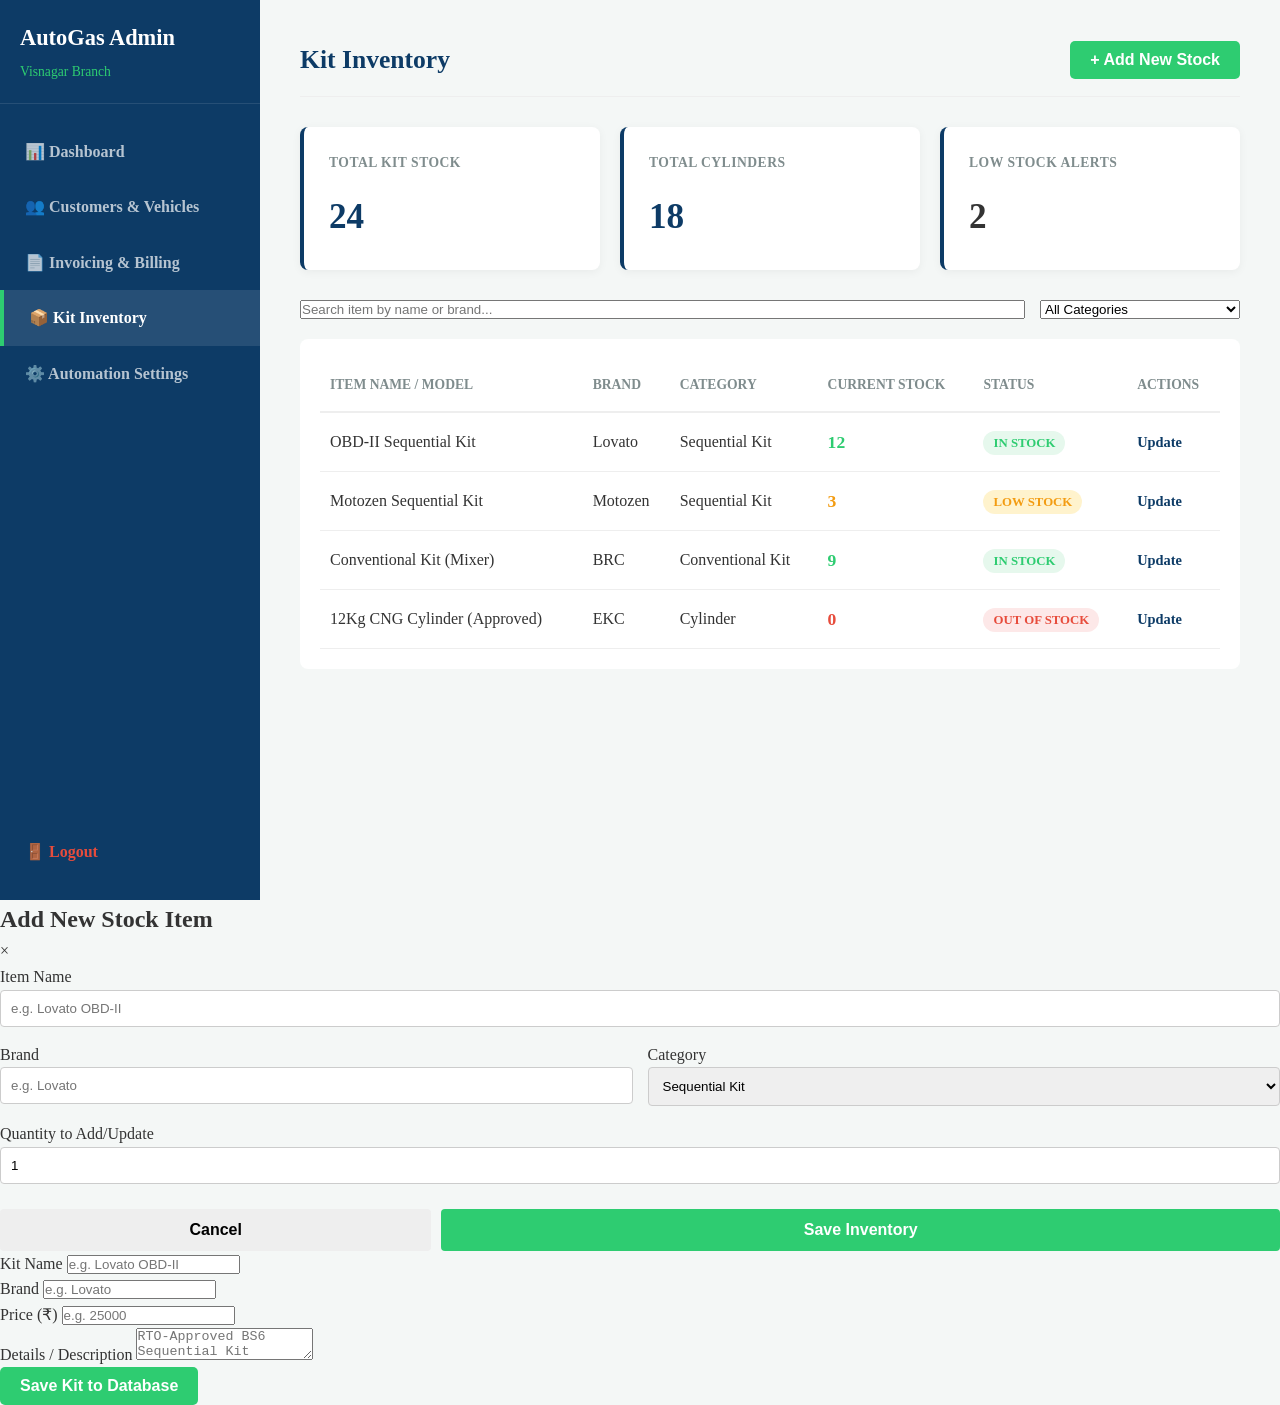
<file: admin-portal/inventory.html>
<!DOCTYPE html>
<html lang="en">
<head>
    <meta charset="UTF-8">
    <meta name="viewport" content="width=device-width, initial-scale=1.0">
    <title>Kit Inventory | AutoGas Admin</title>
    
    <!-- Link to your CSS files -->
    <link rel="stylesheet" href="../css/global.css">
    <link rel="stylesheet" href="../css/admin-dashboard.css">
    
    <style>
        /* Specific Inventory Styles to match Billing Page */
        .stock-level {
            font-weight: bold;
            font-size: 1.1rem;
        }
        .stock-high { color: var(--eco-green); }
        .stock-low { color: #f39c12; }
        .stock-out { color: var(--danger-red); }
        
        .inventory-summary {
            display: grid;
            grid-template-columns: repeat(auto-fit, minmax(250px, 1fr));
            gap: 20px;
            margin-bottom: 30px;
        }
        
        .summary-card {
            background-color: white;
            padding: 25px;
            border-radius: 8px;
            box-shadow: 0 2px 10px rgba(0,0,0,0.05);
            border-left: 4px solid var(--primary-blue);
        }
        
        .summary-card h4 {
            color: var(--text-muted);
            margin-bottom: 15px;
            font-size: 0.85rem;
            text-transform: uppercase;
            font-weight: 700;
            letter-spacing: 0.5px;
        }
        
        .summary-card .number {
            font-size: 2.2rem;
            font-weight: bold;
            color: var(--primary-blue);
        }
        
        .summary-card.alert {
            border-left-color: var(--primary-blue);
        }
        
        /* Matching the text-link action style from Billing */
        .action-link {
            color: var(--primary-blue);
            font-weight: bold;
            text-decoration: none;
            cursor: pointer;
            font-size: 0.9rem;
        }
        .action-link:hover {
            text-decoration: underline;
        }

        /* Enforce header layout */
        .admin-header-flex {
            display: flex;
            justify-content: space-between;
            align-items: center;
            margin-bottom: 30px;
            padding-bottom: 15px;
            border-bottom: 1px solid #eee;
        }
        .admin-header-flex h1 {
            color: var(--primary-blue);
            font-size: 1.6rem;
            margin: 0;
        }
    </style>
</head>
<body class="admin-body">

    <div class="admin-layout">
        
        <!-- Sidebar Navigation (Updated to match Billing exactly) -->
        <aside class="admin-sidebar">
            <div class="sidebar-header">
                <h2>AutoGas Admin</h2>
                <p style="color: var(--eco-green); font-size: 0.85rem; margin-top: 5px;">Visnagar Branch</p>
            </div>
            <nav class="sidebar-nav">
    <a href="dashboard.html">📊 Dashboard</a>
    <a href="customers.html">👥 Customers & Vehicles</a>
    <a href="billing.html">📄 Invoicing & Billing</a>
    <a href="inventory.html" class="active">📦 Kit Inventory</a>
    <a href="automation.html">⚙️ Automation Settings</a>
    <a href="../customer-portal/login.html" class="logout-link" style="margin-top: auto; color: var(--danger-red);">🚪 Logout</a>
</nav>
        </aside>

        <!-- Main Content Area -->
        <main class="admin-main">
            
            <!-- Top Header (Fixed Layout) -->
            <header class="admin-header-flex">
                <div class="header-title">
                    <h1>Kit Inventory</h1>
                </div>
                <div class="header-actions">
                    <button class="btn btn-primary" onclick="openStockModal()" style="background-color: var(--eco-green); border: none; font-weight: bold;">+ Add New Stock</button>
                </div>
            </header>

            <!-- Inventory Summary Cards -->
            <div class="inventory-summary">
                <div class="summary-card">
                    <h4>Total Kit Stock</h4>
                    <div class="number">24</div>
                </div>
                <div class="summary-card">
                    <h4>Total Cylinders</h4>
                    <div class="number">18</div>
                </div>
                <div class="summary-card alert">
                    <h4>Low Stock Alerts</h4>
                    <div class="number" style="color: var(--text-dark);">2</div>
                </div>
            </div>

            <!-- Inventory Table Controls -->
            <div class="table-controls" style="display: flex; gap: 15px; margin-bottom: 20px;">
                <input type="text" id="inventorySearch" placeholder="Search item by name or brand..." class="form-input" style="flex: 1;" onkeyup="filterInventory()">
                <select id="categoryFilter" class="form-input" style="width: 200px;" onchange="filterInventory()">
                    <option value="all">All Categories</option>
                    <option value="Sequential Kit">Sequential Kits</option>
                    <option value="Conventional Kit">Conventional Kits</option>
                    <option value="Cylinder">Cylinders</option>
                    <option value="Spare Part">Spare Parts</option>
                </select>
            </div>

            <!-- Inventory Data Table -->
            <div class="admin-card" style="background: white; border-radius: 8px; padding: 20px;">
                <table class="admin-table" style="width: 100%; border-collapse: collapse; text-align: left;">
                    <thead>
                        <tr style="border-bottom: 2px solid #eee; color: var(--text-muted); font-size: 0.85rem;">
                            <th style="padding: 15px 10px;">ITEM NAME / MODEL</th>
                            <th style="padding: 15px 10px;">BRAND</th>
                            <th style="padding: 15px 10px;">CATEGORY</th>
                            <th style="padding: 15px 10px;">CURRENT STOCK</th>
                            <th style="padding: 15px 10px;">STATUS</th>
                            <th style="padding: 15px 10px;">ACTIONS</th>
                        </tr>
                    </thead>
                    <tbody id="inventoryTableBody">
                        
                        <tr style="border-bottom: 1px solid #eee;">
                            <td style="padding: 15px 10px;">OBD-II Sequential Kit</td>
                            <td style="padding: 15px 10px;">Lovato</td>
                            <td style="padding: 15px 10px;">Sequential Kit</td>
                            <td class="stock-level stock-high" style="padding: 15px 10px;">12</td>
                            <td style="padding: 15px 10px;"><span class="status-badge success" style="background: #e6f8ed; color: #2ecc71; padding: 5px 10px; border-radius: 20px; font-size: 0.8rem; font-weight: bold;">IN STOCK</span></td>
                            <td style="padding: 15px 10px;">
                                <span class="action-link" onclick="openUpdateModal('Lovato OBD-II', 12)">Update</span>
                            </td>
                        </tr>

                        <tr style="border-bottom: 1px solid #eee;">
                            <td style="padding: 15px 10px;">Motozen Sequential Kit</td>
                            <td style="padding: 15px 10px;">Motozen</td>
                            <td style="padding: 15px 10px;">Sequential Kit</td>
                            <td class="stock-level stock-low" style="padding: 15px 10px;">3</td>
                            <td style="padding: 15px 10px;"><span class="status-badge warning" style="background: #fff3cd; color: #f39c12; padding: 5px 10px; border-radius: 20px; font-size: 0.8rem; font-weight: bold;">LOW STOCK</span></td>
                            <td style="padding: 15px 10px;">
                                <span class="action-link" onclick="openUpdateModal('Motozen Sequential', 3)">Update</span>
                            </td>
                        </tr>

                        <tr style="border-bottom: 1px solid #eee;">
                            <td style="padding: 15px 10px;">Conventional Kit (Mixer)</td>
                            <td style="padding: 15px 10px;">BRC</td>
                            <td style="padding: 15px 10px;">Conventional Kit</td>
                            <td class="stock-level stock-high" style="padding: 15px 10px;">9</td>
                            <td style="padding: 15px 10px;"><span class="status-badge success" style="background: #e6f8ed; color: #2ecc71; padding: 5px 10px; border-radius: 20px; font-size: 0.8rem; font-weight: bold;">IN STOCK</span></td>
                            <td style="padding: 15px 10px;">
                                <span class="action-link" onclick="openUpdateModal('BRC Conventional', 9)">Update</span>
                            </td>
                        </tr>

                        <tr style="border-bottom: 1px solid #eee;">
                            <td style="padding: 15px 10px;">12Kg CNG Cylinder (Approved)</td>
                            <td style="padding: 15px 10px;">EKC</td>
                            <td style="padding: 15px 10px;">Cylinder</td>
                            <td class="stock-level stock-out" style="padding: 15px 10px;">0</td>
                            <td style="padding: 15px 10px;"><span class="status-badge danger" style="background: #fde8e8; color: #e74c3c; padding: 5px 10px; border-radius: 20px; font-size: 0.8rem; font-weight: bold;">OUT OF STOCK</span></td>
                            <td style="padding: 15px 10px;">
                                <span class="action-link" onclick="openUpdateModal('12Kg EKC Cylinder', 0)">Update</span>
                            </td>
                        </tr>

                    </tbody>
                </table>
            </div>

        </main>
    </div>

    <!-- Add/Update Stock Modal -->
    <div id="modalOverlay" class="overlay hidden"></div>
    
    <div id="stockModal" class="modal hidden">
        <div class="modal-content">
            <div class="modal-header">
                <h2 id="modalTitle">Add New Stock Item</h2>
                <span class="close-btn" onclick="closeStockModal()">&times;</span>
            </div>
            <div class="modal-body">
                <form id="stockForm" onsubmit="saveStock(event)">
                    <div class="input-group">
                        <label>Item Name</label>
                        <input type="text" id="itemName" placeholder="e.g. Lovato OBD-II" required style="width: 100%; padding: 10px; border: 1px solid #ccc; border-radius: 4px; margin-bottom: 15px;">
                    </div>
                    
                    <div style="display: flex; gap: 15px;">
                        <div class="input-group" style="flex: 1;">
                            <label>Brand</label>
                            <input type="text" id="itemBrand" placeholder="e.g. Lovato" required style="width: 100%; padding: 10px; border: 1px solid #ccc; border-radius: 4px; margin-bottom: 15px;">
                        </div>
                        <div class="input-group" style="flex: 1;">
                            <label>Category</label>
                            <select id="itemCategory" required style="width: 100%; padding: 10px; border: 1px solid #ccc; border-radius: 4px; margin-bottom: 15px;">
                                <option value="Sequential Kit">Sequential Kit</option>
                                <option value="Conventional Kit">Conventional Kit</option>
                                <option value="Cylinder">Cylinder</option>
                                <option value="Spare Part">Spare Part</option>
                            </select>
                        </div>
                    </div>

                    <div class="input-group">
                        <label>Quantity to Add/Update</label>
                        <input type="number" id="itemQty" value="1" min="0" required style="width: 100%; padding: 10px; border: 1px solid #ccc; border-radius: 4px; margin-bottom: 15px;">
                    </div>

                    <div style="display: flex; gap: 10px; margin-top: 10px;">
                        <button type="button" class="btn btn-secondary" onclick="closeStockModal()" style="flex: 1; padding: 12px; background: #eee; border: none; border-radius: 4px; cursor: pointer;">Cancel</button>
                        <button type="submit" class="btn btn-primary" style="flex: 2; padding: 12px; background: var(--eco-green); color: white; border: none; border-radius: 4px; cursor: pointer; font-weight: bold;">Save Inventory</button>
                    </div>
                </form>
            </div>
        </div>
    </div>

    <!-- Inline Script for Inventory Logic -->
    <script>
        // Modal Logic
        function openStockModal() {
            document.getElementById('modalTitle').innerText = "Add New Stock Item";
            document.getElementById('stockForm').reset();
            document.getElementById('stockModal').classList.remove('hidden');
            document.getElementById('modalOverlay').classList.remove('hidden');
        }

        function openUpdateModal(itemName, currentQty) {
            document.getElementById('modalTitle').innerText = `Update Stock: ${itemName}`;
            document.getElementById('itemName').value = itemName;
            document.getElementById('itemQty').value = currentQty;
            document.getElementById('stockModal').classList.remove('hidden');
            document.getElementById('modalOverlay').classList.remove('hidden');
        }

        function closeStockModal() {
            document.getElementById('stockModal').classList.add('hidden');
            document.getElementById('modalOverlay').classList.add('hidden');
        }

        function saveStock(event) {
            event.preventDefault();
            alert("Inventory updated successfully!\n(This will save to the database in Phase 2)");
            closeStockModal();
        }

        // Live Search and Filtering
        function filterInventory() {
            const searchQuery = document.getElementById('inventorySearch').value.toLowerCase();
            const categoryQuery = document.getElementById('categoryFilter').value;
            const tableRows = document.querySelectorAll('#inventoryTableBody tr');

            tableRows.forEach(row => {
                const textContent = row.innerText.toLowerCase();
                const categoryCell = row.cells[2].innerText;
                
                let matchesSearch = textContent.includes(searchQuery);
                let matchesCategory = (categoryQuery === 'all' || categoryCell === categoryQuery);

                if (matchesSearch && matchesCategory) {
                    row.style.display = '';
                } else {
                    row.style.display = 'none';
                }
            });
        }
    </script>
    <form id="addKitForm">
    <div class="mb-3">
        <label>Kit Name</label>
        <input type="text" id="kitName" class="form-control" placeholder="e.g. Lovato OBD-II" required>
    </div>
    <div class="mb-3">
        <label>Brand</label>
        <input type="text" id="kitBrand" class="form-control" placeholder="e.g. Lovato" required>
    </div>
    <div class="mb-3">
        <label>Price (₹)</label>
        <input type="number" id="kitPrice" class="form-control" placeholder="e.g. 25000" required>
    </div>
    <div class="mb-3">
        <label>Details / Description</label>
        <textarea id="kitDetails" class="form-control" placeholder="RTO-Approved BS6 Sequential Kit"></textarea>
    </div>
    <button type="submit" class="btn btn-primary">Save Kit to Database</button>
</form>
</body>
</html>
</file>
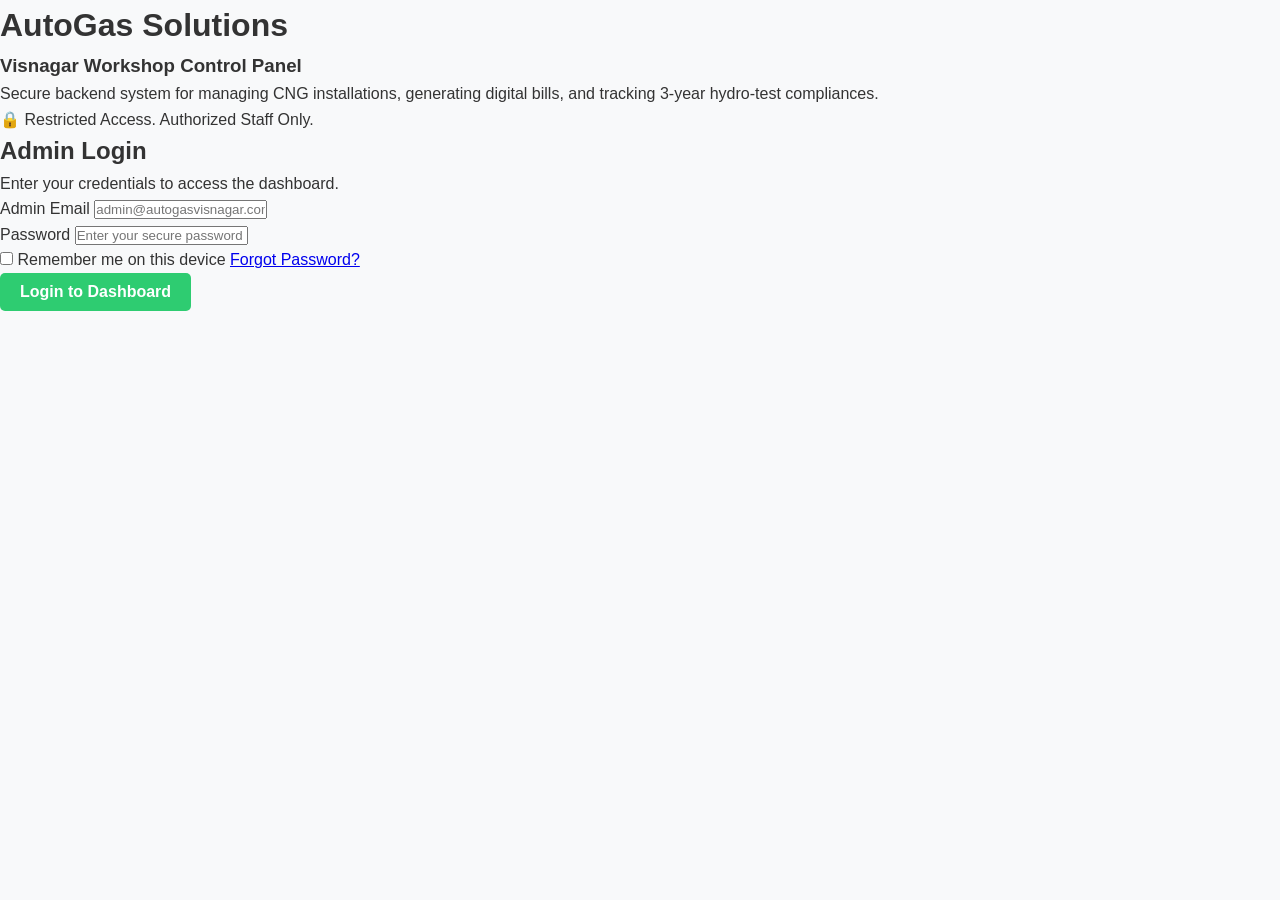
<file: admin-portal/login.html>
<!DOCTYPE html>
<html lang="en">
<head>
    <meta charset="UTF-8">
    <meta name="viewport" content="width=device-width, initial-scale=1.0">
    <title>Admin System Login | AutoGas Solutions</title>
    
    <!-- Link to global styles and specific admin dashboard stylesheet -->
    <link rel="stylesheet" href="../css/global.css">
    <link rel="stylesheet" href="../css/admin-dashboard.css">
</head>
<body class="admin-login-body">

    <div class="admin-login-wrapper">
        <!-- Left Side: Branding / Info -->
        <div class="admin-login-brand">
            <div class="brand-content">
                <h1>AutoGas Solutions</h1>
                <h3>Visnagar Workshop Control Panel</h3>
                <p>Secure backend system for managing CNG installations, generating digital bills, and tracking 3-year hydro-test compliances.</p>
                
                <div class="security-badge">
                    <span>🔒 Restricted Access. Authorized Staff Only.</span>
                </div>
            </div>
        </div>

        <!-- Right Side: Login Form -->
        <div class="admin-login-form-container">
            <div class="admin-form-box">
                <h2>Admin Login</h2>
                <p>Enter your credentials to access the dashboard.</p>

                <form id="adminLoginForm" onsubmit="handleAdminLogin(event)">
                    
                    <div class="input-group">
                        <label for="adminEmail">Admin Email</label>
                        <input 
                            type="email" 
                            id="adminEmail" 
                            placeholder="admin@autogasvisnagar.com" 
                            required
                        >
                    </div>

                    <div class="input-group">
                        <label for="adminPassword">Password</label>
                        <input 
                            type="password" 
                            id="adminPassword" 
                            placeholder="Enter your secure password" 
                            required
                        >
                    </div>

                    <div class="form-options">
                        <label class="remember-me">
                            <input type="checkbox" id="rememberMe"> Remember me on this device
                        </label>
                        <a href="#" class="forgot-password">Forgot Password?</a>
                    </div>

                    <button type="submit" class="btn btn-primary full-width admin-btn">
                        Login to Dashboard
                    </button>
                </form>

            </div>
        </div>
    </div>

    <!-- Quick JavaScript for simulated login -->
    <script>
        function handleAdminLogin(event) {
            event.preventDefault(); // Prevent page reload
            
            const email = document.getElementById('adminEmail').value;
            const password = document.getElementById('adminPassword').value;
            
            // Basic validation check before sending to Node.js backend
            if(email && password.length >= 6) {
                // In your final Node.js build, this will send a secure POST request to verify credentials
                
                // For now, simulate a successful login and redirect to the dashboard
                console.log("Authenticating admin...");
                window.location.href = "dashboard.html";
            } else {
                alert("Please enter a valid email and a password of at least 6 characters.");
            }
        }
    </script>

</body>
</html>
</file>
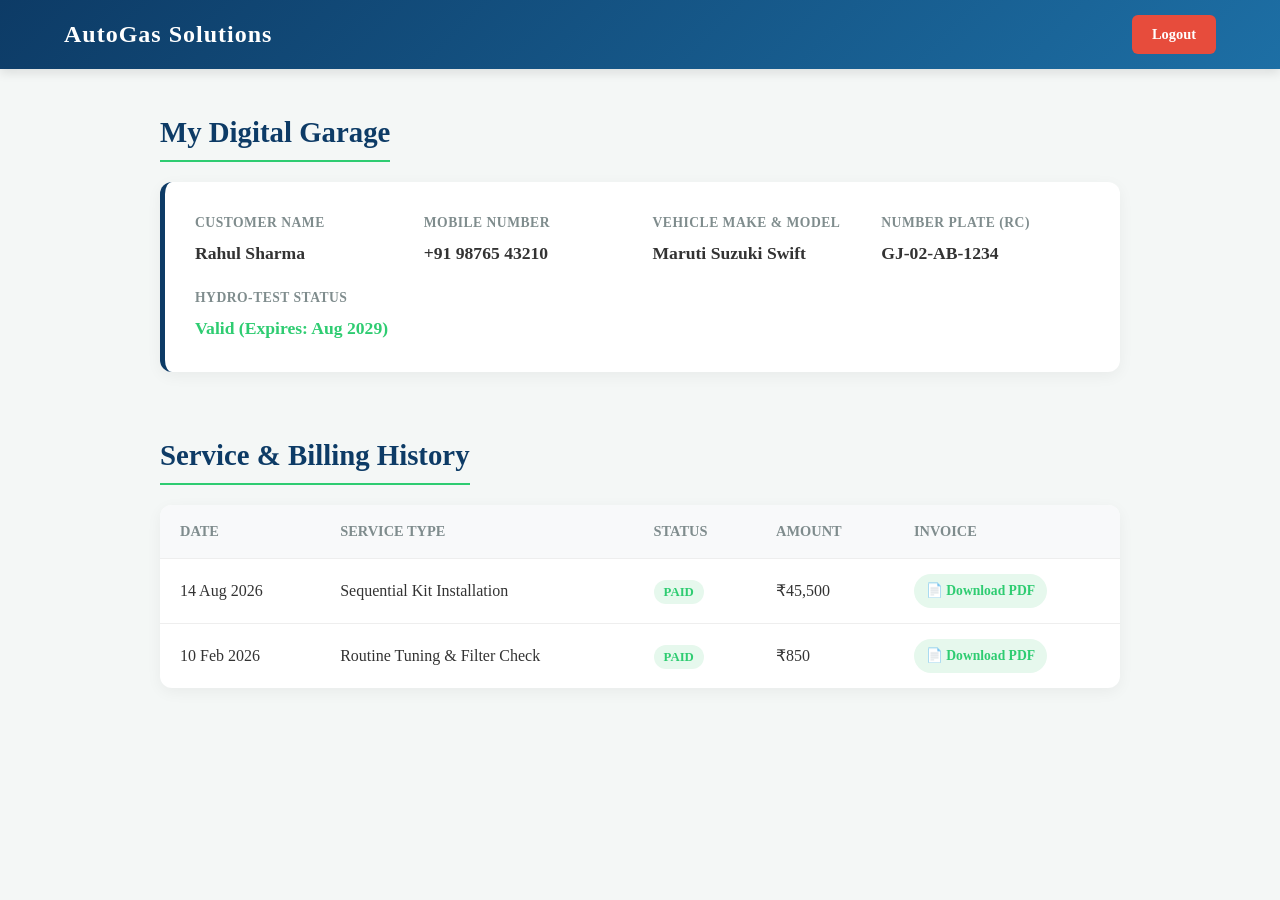
<file: customer-portal/my-garage.html>
<!DOCTYPE html>
<html lang="en">
<head>
    <meta charset="UTF-8">
    <meta name="viewport" content="width=device-width, initial-scale=1.0">
    <title>My Garage | AutoGas Solutions</title>
    
    <!-- Link to global styling -->
    <link rel="stylesheet" href="../css/global.css">
    
    <style>
        body {
            background-color: #f4f7f6;
            font-family: var(--font-family);
            margin: 0;
        }

        /* Top Header Navigation */
        .garage-header {
            display: flex;
            justify-content: space-between;
            align-items: center;
            background: linear-gradient(135deg, #0d3b66 0%, #1d6fa5 100%);
            padding: 15px 5%;
            color: white;
            box-shadow: 0 4px 10px rgba(0,0,0,0.1);
        }

        .garage-header a.brand {
            color: white;
            text-decoration: none;
            font-size: 1.5rem;
            font-weight: 700;
            letter-spacing: 1px;
        }

        .logout-btn {
            background-color: var(--danger-red);
            color: white;
            padding: 8px 20px;
            border-radius: 6px;
            text-decoration: none;
            font-weight: bold;
            font-size: 0.9rem;
            transition: background 0.3s;
        }

        .logout-btn:hover {
            background-color: #c0392b;
        }

        /* Main Container */
        .garage-container {
            max-width: 1000px;
            margin: 40px auto;
            padding: 0 20px;
        }

        .section-title {
            color: var(--primary-blue);
            font-size: 1.8rem;
            margin-bottom: 20px;
            border-bottom: 2px solid var(--eco-green);
            display: inline-block;
            padding-bottom: 5px;
        }

        /* Customer Profile Card */
        .profile-card {
            background: white;
            padding: 30px;
            border-radius: 12px;
            box-shadow: 0 4px 15px rgba(0,0,0,0.05);
            display: grid;
            grid-template-columns: repeat(auto-fit, minmax(200px, 1fr));
            gap: 20px;
            margin-bottom: 40px;
            border-left: 5px solid var(--primary-blue);
        }

        .profile-item {
            display: flex;
            flex-direction: column;
        }

        .profile-item span {
            color: var(--text-muted);
            font-size: 0.85rem;
            text-transform: uppercase;
            letter-spacing: 0.5px;
            font-weight: 600;
            margin-bottom: 5px;
        }

        .profile-item p {
            margin: 0;
            color: var(--text-dark);
            font-size: 1.1rem;
            font-weight: bold;
        }

        /* Service & Billing History Table */
        .history-card {
            background: white;
            border-radius: 12px;
            box-shadow: 0 4px 15px rgba(0,0,0,0.05);
            overflow: hidden;
        }

        .bills-table {
            width: 100%;
            border-collapse: collapse;
            text-align: left;
        }

        .bills-table th, .bills-table td {
            padding: 15px 20px;
            border-bottom: 1px solid #eee;
        }

        .bills-table th {
            background-color: #f8f9fa;
            color: var(--text-muted);
            font-size: 0.9rem;
            text-transform: uppercase;
            font-weight: 700;
        }

        .bills-table td {
            color: var(--text-dark);
            font-size: 1rem;
        }

        .bills-table tr:last-child td {
            border-bottom: none;
        }

        .download-link {
            display: inline-block;
            color: var(--eco-green);
            text-decoration: none;
            font-weight: bold;
            background: #e6f8ed;
            padding: 6px 12px;
            border-radius: 20px;
            font-size: 0.85rem;
            transition: all 0.3s;
        }

        .download-link:hover {
            background: var(--eco-green);
            color: white;
        }

        .status-badge {
            background: #e6f8ed;
            color: #2ecc71;
            padding: 5px 10px;
            border-radius: 20px;
            font-size: 0.8rem;
            font-weight: bold;
        }

        /* Mobile Responsiveness */
        @media (max-width: 768px) {
            .garage-header {
                flex-direction: column;
                gap: 15px;
                text-align: center;
            }
            .bills-table {
                display: block;
                overflow-x: auto;
                white-space: nowrap; /* Prevents table rows from squishing on phones */
            }
        }
    </style>
</head>
<body>

    <!-- Top Navigation Header -->
    <header class="garage-header">
        <!-- Clickable company name linked to home page -->
        <a href="../index.html" class="brand">AutoGas Solutions</a>
        
        <!-- Logout button linked back to login page -->
        <a href="login.html" class="logout-btn">Logout</a>
    </header>

    <!-- Main Content -->
    <div class="garage-container">
        
        <h2 class="section-title">My Digital Garage</h2>
        
        <!-- Customer Details Profile Card -->
        <div class="profile-card">
            <div class="profile-item">
                <span>Customer Name</span>
                <p>Rahul Sharma</p>
            </div>
            <div class="profile-item">
                <span>Mobile Number</span>
                <p>+91 98765 43210</p>
            </div>
            <div class="profile-item">
                <span>Vehicle Make & Model</span>
                <p>Maruti Suzuki Swift</p>
            </div>
            <div class="profile-item">
                <span>Number Plate (RC)</span>
                <p>GJ-02-AB-1234</p>
            </div>
            <div class="profile-item">
                <span>Hydro-Test Status</span>
                <p style="color: var(--eco-green);">Valid (Expires: Aug 2029)</p>
            </div>
        </div>

        <!-- Service & Billing History Table -->
        <h2 class="section-title" style="margin-top: 20px;">Service & Billing History</h2>
        
        <div class="history-card">
            <table class="bills-table">
                <thead>
                    <tr>
                        <th>Date</th>
                        <th>Service Type</th>
                        <th>Status</th>
                        <th>Amount</th>
                        <th>Invoice</th>
                    </tr>
                </thead>
                <tbody>
                    <tr>
                        <td>14 Aug 2026</td>
                        <td>Sequential Kit Installation</td>
                        <td><span class="status-badge">PAID</span></td>
                        <td>₹45,500</td>
                        <td><a href="#" class="download-link" onclick="alert('Downloading PDF Invoice...')">📄 Download PDF</a></td>
                    </tr>
                    <tr>
                        <td>10 Feb 2026</td>
                        <td>Routine Tuning & Filter Check</td>
                        <td><span class="status-badge">PAID</span></td>
                        <td>₹850</td>
                        <td><a href="#" class="download-link" onclick="alert('Downloading PDF Invoice...')">📄 Download PDF</a></td>
                    </tr>
                </tbody>
            </table>
        </div>

    </div>

</body>
</html>
</file>
<file: css/global.css>
/* ==========================================================================
   css/global.css - AutoGas Solutions (Global Styles & Variables)
   ========================================================================== */

/* --- CSS Variables (Color Palette) --- */
:root {
    --primary-blue: #0d3b66;
    --eco-green: #2ecc71;
    --danger-red: #e74c3c;
    --text-dark: #333333;
    --text-muted: #7f8c8d;
    --bg-light: #f8f9fa;
    --white: #ffffff;
}

/* --- Reset & Base Styles --- */
* {
    margin: 0;
    padding: 0;
    box-sizing: border-box;
}

body {
    font-family: 'Segoe UI', Tahoma, Geneva, Verdana, sans-serif;
    color: var(--text-dark);
    background-color: var(--bg-light);
    line-height: 1.6;
}

.container {
    max-width: 1200px;
    margin: 0 auto;
    padding: 0 20px;
}

/* --- Navigation Bar (Fixed Overlap) --- */
.navbar {
    display: flex;
    justify-content: space-between;
    align-items: center;
    padding: 15px 40px;
    background-color: #ffffff !important; /* Force solid white so text NEVER bleeds through */
    box-shadow: 0 2px 10px rgba(0,0,0,0.1);
    position: sticky;
    top: 0;
    z-index: 9999 !important; /* Force it to the top layer */
    transition: all 0.3s ease;
}

/* --- When the user scrolls down --- */
.navbar.scrolled {
    padding: 15px 20px !important;
    justify-content: center !important; /* Centers the AutoGas logo */
}

/* Hide everything inside the nav-links menu when scrolled */
.navbar.scrolled .nav-links {
    display: none !important; 
}

.navbar .logo h2 {
    color: var(--primary-blue);
    margin: 0;
}

.nav-links {
    display: flex;
    gap: 25px;
    align-items: center;
}

.nav-links a {
    text-decoration: none;
    color: var(--text-dark);
    font-weight: 500;
    transition: color 0.3s ease;
}

.nav-links a:hover, 
.nav-links a.active {
    color: var(--eco-green);
}

/* --- Global Buttons --- */
.btn {
    display: inline-block;
    padding: 10px 20px;
    border-radius: 5px;
    text-decoration: none;
    font-weight: bold;
    text-align: center;
    cursor: pointer;
    transition: all 0.3s ease;
    border: none;
    font-size: 1rem;
}

.btn-primary {
    background-color: var(--eco-green);
    color: var(--white);
}

.btn-primary:hover {
    background-color: #27ae60;
}

.btn-outline {
    background-color: transparent;
    border: 2px solid var(--primary-blue);
    color: var(--primary-blue);
}

.btn-outline:hover {
    background-color: var(--primary-blue);
    color: var(--white);
}

/* The Login Button in Header */
.login-btn {
    border: 2px solid var(--primary-blue) !important;
    padding: 8px 18px;
    border-radius: 5px;
    color: var(--primary-blue) !important;
}

.login-btn:hover {
    background-color: var(--primary-blue) !important;
    color: var(--white) !important;
}

/* --- Footer --- */
.site-footer {
    background-color: var(--primary-blue);
    color: var(--white);
    text-align: center;
    padding: 40px 20px;
    margin-top: 50px;
}

/* ==========================================================================
   Mobile Navigation Fix (Screens smaller than 768px)
   ========================================================================== */
@media (max-width: 768px) {
    .navbar {
        flex-direction: column;
        align-items: center;
        padding: 15px 10px;
        text-align: center;
    }

    .nav-links {
        display: flex;
        flex-wrap: wrap;
        justify-content: center;
        gap: 12px;
        margin-top: 15px;
        width: 100%;
    }

    .nav-links a {
        font-size: 14px;
        padding: 5px 8px;
    }

    .nav-links .login-btn {
        width: 100%;
        margin-top: 10px;
        padding: 10px;
    }
}
/* --- Smart Scroll Header Effects --- */
.navbar {
    transition: all 0.3s ease; /* Makes the color change smooth */
}

/* The darker white color when scrolled */
.navbar.scrolled {
    background-color: #e9ecef; 
    box-shadow: 0 4px 15px rgba(0,0,0,0.15);
}

@media (max-width: 768px) {
    /* Hide the links on mobile when scrolled down */
    .navbar.scrolled .nav-links {
        display: none;
    }
    
    /* Keep the company name perfectly centered */
    .navbar.scrolled {
        padding: 15px;
    }
}
/* ==========================================================================
   Smart Scroll Header (Only show company name)
   ========================================================================== */
.navbar {
    transition: all 0.3s ease; /* Makes the change smooth */
}

/* When the user scrolls down, apply these rules: */
.navbar.scrolled .nav-links {
    display: none !important; /* Hides the links completely */
}

.navbar.scrolled {
    justify-content: center !important; /* Centers AutoGas Solutions */
    padding: 12px 20px !important; /* Makes the header slightly thinner */
    background-color: rgba(255, 255, 255, 0.95) !important; /* Keeps it white */
    box-shadow: 0 4px 10px rgba(0, 0, 0, 0.1) !important;
}
</file>
<file: css/storefront.css>
/* ==========================================================================
   1. NAVIGATION BAR
   ========================================================================== */
.navbar {
    display: flex;
    justify-content: space-between;
    align-items: center;
    padding: 15px 5%;
    background-color: var(--bg-white);
    box-shadow: 0 2px 10px rgba(0,0,0,0.05);
    position: sticky;
    top: 0;
    z-index: 100;
}

.nav-links a {
    margin-left: 20px;
    font-weight: 600;
    color: var(--text-dark);
}

.nav-links a:hover, 
.nav-links a.active {
    color: var(--eco-green);
}

.nav-links .login-btn {
    border: 2px solid var(--primary-blue);
    padding: 8px 15px;
    border-radius: var(--border-radius);
    color: var(--primary-blue);
}

.nav-links .login-btn:hover {
    background-color: var(--primary-blue);
    color: var(--bg-white);
}

/* ==========================================================================
   2. HERO SECTION (Home Page)
   ========================================================================== */
.hero-section {
    background: linear-gradient(rgba(13, 59, 102, 0.85), rgba(13, 59, 102, 0.85)), url('D:\NS\cng-shop-frontend\assets\img\hero-bg.png') center/cover;
    color: var(--bg-white);
    text-align: center;
    padding: 100px 20px;
}

.hero-content h1 {
    font-size: 3rem;
    color: var(--bg-white);
    margin-bottom: 20px;
}

.hero-content p {
    font-size: 1.2rem;
    max-width: 600px;
    margin: 0 auto 30px;
    opacity: 0.9;
}

.hero-buttons .btn {
    margin: 0 10px;
}

/* ==========================================================================
   3. INTERNAL PAGE HEADERS (Kits & Services)
   ========================================================================== */
.page-header {
    background-color: var(--primary-blue);
    color: var(--bg-white);
    text-align: center;
    padding: 60px 20px;
}

.page-header h1 {
    color: var(--bg-white);
    font-size: 2.5rem;
}

/* ==========================================================================
   4. SAVINGS CALCULATOR
   ========================================================================== */
.calculator-section {
    padding: 80px 0;
    text-align: center;
    background-color: var(--bg-light);
}

.calculator-box {
    background-color: var(--bg-white);
    max-width: 600px;
    margin: 40px auto 0;
    padding: 40px;
    border-radius: var(--border-radius);
    box-shadow: 0 10px 30px rgba(0,0,0,0.08);
}

.result-display {
    margin-top: 30px;
    padding-top: 20px;
    border-top: 2px dashed var(--border-color);
}

.result-display h3 {
    color: var(--eco-green);
    font-size: 1.8rem;
}

/* ==========================================================================
   5. CNG KIT CATALOG (Kits Page)
   ========================================================================== */
.catalog-section {
    padding: 60px 0;
}

.catalog-layout {
    display: grid;
    grid-template-columns: 250px 1fr;
    gap: 40px;
}

.sidebar-filters h3 {
    margin-bottom: 20px;
    border-bottom: 2px solid var(--border-color);
    padding-bottom: 10px;
}

.filter-group {
    margin-bottom: 25px;
}

.filter-group h4 {
    margin-bottom: 10px;
    font-size: 1rem;
    color: var(--text-dark);
}

.filter-group label {
    display: block;
    margin-bottom: 8px;
    cursor: pointer;
    color: var(--text-muted);
}

.products-grid {
    display: grid;
    grid-template-columns: repeat(auto-fill, minmax(280px, 1fr));
    gap: 30px;
}

.kit-card {
    background-color: var(--bg-white);
    border-radius: var(--border-radius);
    box-shadow: 0 4px 15px rgba(0,0,0,0.05);
    overflow: hidden;
    transition: transform var(--transition-speed);
    display: flex;
    flex-direction: column;
}

.kit-card:hover {
    transform: translateY(-5px);
    box-shadow: 0 8px 25px rgba(0,0,0,0.1);
}

.kit-image-placeholder {
    height: 200px;
    background-color: #e9ecef;
    display: flex;
    align-items: center;
    justify-content: center;
    color: var(--text-muted);
}

.kit-info {
    padding: 20px;
    flex-grow: 1;
    display: flex;
    flex-direction: column;
}

.kit-info .badge {
    background-color: rgba(46, 204, 113, 0.15);
    color: var(--eco-green-hover);
    padding: 4px 10px;
    border-radius: 4px;
    font-size: 0.8rem;
    font-weight: bold;
    align-self: flex-start;
    margin-bottom: 10px;
}

.kit-info h3 { font-size: 1.2rem; }
.kit-info p { font-size: 0.9rem; color: var(--text-muted); margin-bottom: 15px; }

.features {
    list-style: none;
    margin-bottom: 20px;
    font-size: 0.9rem;
}

.price-estimate {
    font-weight: bold;
    color: var(--text-dark) !important;
    font-size: 1.1rem !important;
    margin-top: auto;
}

/* ==========================================================================
   6. SERVICES DETAIL (Services Page)
   ========================================================================== */
.services-detail-section {
    padding: 60px 0;
}

.service-row {
    display: flex;
    align-items: center;
    gap: 40px;
    margin-bottom: 60px;
}

.service-row.reverse-row {
    flex-direction: row-reverse;
}

.service-image-placeholder {
    flex: 1;
    height: 350px;
    background-color: #e9ecef;
    border-radius: var(--border-radius);
    display: flex;
    align-items: center;
    justify-content: center;
}

.service-info {
    flex: 1;
}

.service-info ul {
    margin-top: 15px;
    margin-left: 20px;
}

.highlight-box {
    background-color: rgba(241, 196, 15, 0.1);
    border-left: 4px solid var(--warning);
    padding: 15px 20px;
    margin-top: 20px;
    border-radius: 0 4px 4px 0;
}

/* ==========================================================================
   7. FOOTER
   ========================================================================== */
.site-footer {
    background-color: var(--primary-blue);
    color: var(--bg-white);
    text-align: center;
    padding: 40px 20px;
    margin-top: 40px;
}

.site-footer p { opacity: 0.8; margin-bottom: 10px; }

/* ==========================================================================
   8. RESPONSIVE DESIGN (Mobile & Tablet)
   ========================================================================== */
@media (max-width: 768px) {
    .navbar { flex-direction: column; text-align: center; }
    .nav-links { margin-top: 15px; }
    .nav-links a { margin: 0 10px; }
    
    .catalog-layout { grid-template-columns: 1fr; }
    
    .service-row, .service-row.reverse-row {
        flex-direction: column;
        text-align: center;
    }
    .service-info ul { text-align: left; }
}
/* ==========================================================================
   Responsive Hero Image
   ========================================================================== */
.hero-banner-img {
    max-width: 100%; /* Forces the image to never overflow the screen */
    height: auto; /* Keeps the image proportions perfect so it doesn't squish */
    border-radius: 12px; /* Adds nice, modern curved corners */
    margin: 20px 0; /* Adds breathing room above and below the image */
    box-shadow: 0 4px 15px rgba(0, 0, 0, 0.3); /* Adds a subtle shadow to make it pop */
    display: block;
}

/* Ensure the hero buttons stack nicely below the image on mobile */
@media (max-width: 768px) {
    .hero-buttons {
        display: flex;
        flex-direction: column;
        gap: 15px;
        width: 100%;
    }
    .hero-buttons .btn {
        width: 100%;
    }
}
</file>
<file: css/admin-dashboard.css>
/* ==========================================================================
   admin-dashboard.css - Staff & Admin Portal Layouts
   ========================================================================== */

.admin-body {
    margin: 0;
    font-family: var(--font-family);
    background-color: #f4f7f6;
}

.admin-layout {
    display: flex;
    min-height: 100vh;
}

/* Staff Sidebar */
.admin-sidebar {
    width: 260px;
    background: var(--primary-blue);
    color: white;
    display: flex;
    flex-direction: column;
    flex-shrink: 0;
}

.sidebar-header {
    padding: 20px;
    border-bottom: 1px solid rgba(255, 255, 255, 0.1);
}

.sidebar-header h2 { 
    margin: 0; 
    font-size: 1.4rem; 
}

.sidebar-nav {
    display: flex;
    flex-direction: column;
    padding: 20px 0;
    flex: 1;
}

.sidebar-nav a {
    color: rgba(255, 255, 255, 0.7);
    text-decoration: none;
    padding: 15px 25px;
    font-weight: 600;
    transition: all 0.3s;
    display: flex;
    align-items: center;
    gap: 10px;
}

.sidebar-nav a:hover, .sidebar-nav a.active {
    background: rgba(255, 255, 255, 0.1);
    color: white;
    border-left: 4px solid var(--eco-green);
}

/* Admin Main Content Area */
.admin-main {
    flex: 1;
    padding: 40px;
    overflow-y: auto;
}

/* Mobile Phones Responsiveness for Admin Panel */
@media (max-width: 768px) {
    .admin-layout { 
        flex-direction: column; 
    }
    
    .admin-sidebar { 
        width: 100%; 
        min-height: auto; 
    }
    
    .sidebar-nav { 
        flex-direction: row; 
        flex-wrap: wrap; 
        justify-content: center; 
        padding: 10px; 
    }
    
    .sidebar-nav a { 
        padding: 10px; 
        border-left: none; 
        border-bottom: 2px solid transparent; 
        font-size: 0.9rem;
    }
    
    .sidebar-nav a:hover, .sidebar-nav a.active { 
        border-left: none; 
        border-bottom: 2px solid var(--eco-green); 
    }
    
    .admin-main { 
        padding: 20px; 
    }
}
/* ==========================================================================
   Admin Mobile View Upgrades (Screens smaller than 768px)
   ========================================================================== */
@media (max-width: 768px) {
    /* 1. Make the sidebar container ready for absolute positioning */
    .sidebar {
        position: relative; 
        padding-bottom: 20px;
    }
    
    /* 2. Prevent the title from overlapping the new logout button */
    .sidebar-header {
        padding-right: 90px; 
    }

    /* 3. Teleport the Logout button to the top right corner */
    .sidebar-nav .logout-link {
        position: absolute !important;
        top: 20px;
        right: 20px;
        margin: 0 !important;
        padding: 8px 15px !important;
        background-color: #e74c3c; /* Solid Red */
        color: white !important;
        border-radius: 5px;
        font-weight: bold;
        font-size: 0.85rem;
    }

    /* 4. Organize the remaining links into a neat, 2-column grid! */
    .sidebar-nav {
        display: grid;
        grid-template-columns: 1fr 1fr; /* 2 equal columns */
        gap: 10px;
        margin-top: 20px;
    }

    /* 5. Style the nav links to look like clickable app buttons */
    .sidebar-nav a:not(.logout-link) {
        margin: 0;
        padding: 12px 10px;
        font-size: 0.85rem;
        justify-content: center;
        text-align: center;
        background-color: rgba(255, 255, 255, 0.05);
        border-radius: 8px;
        border: 1px solid rgba(255, 255, 255, 0.1);
    }

    /* Ensure the active button still highlights green */
    .sidebar-nav a.active {
        background-color: var(--eco-green);
        border-color: var(--eco-green);
    }
}
</file>
